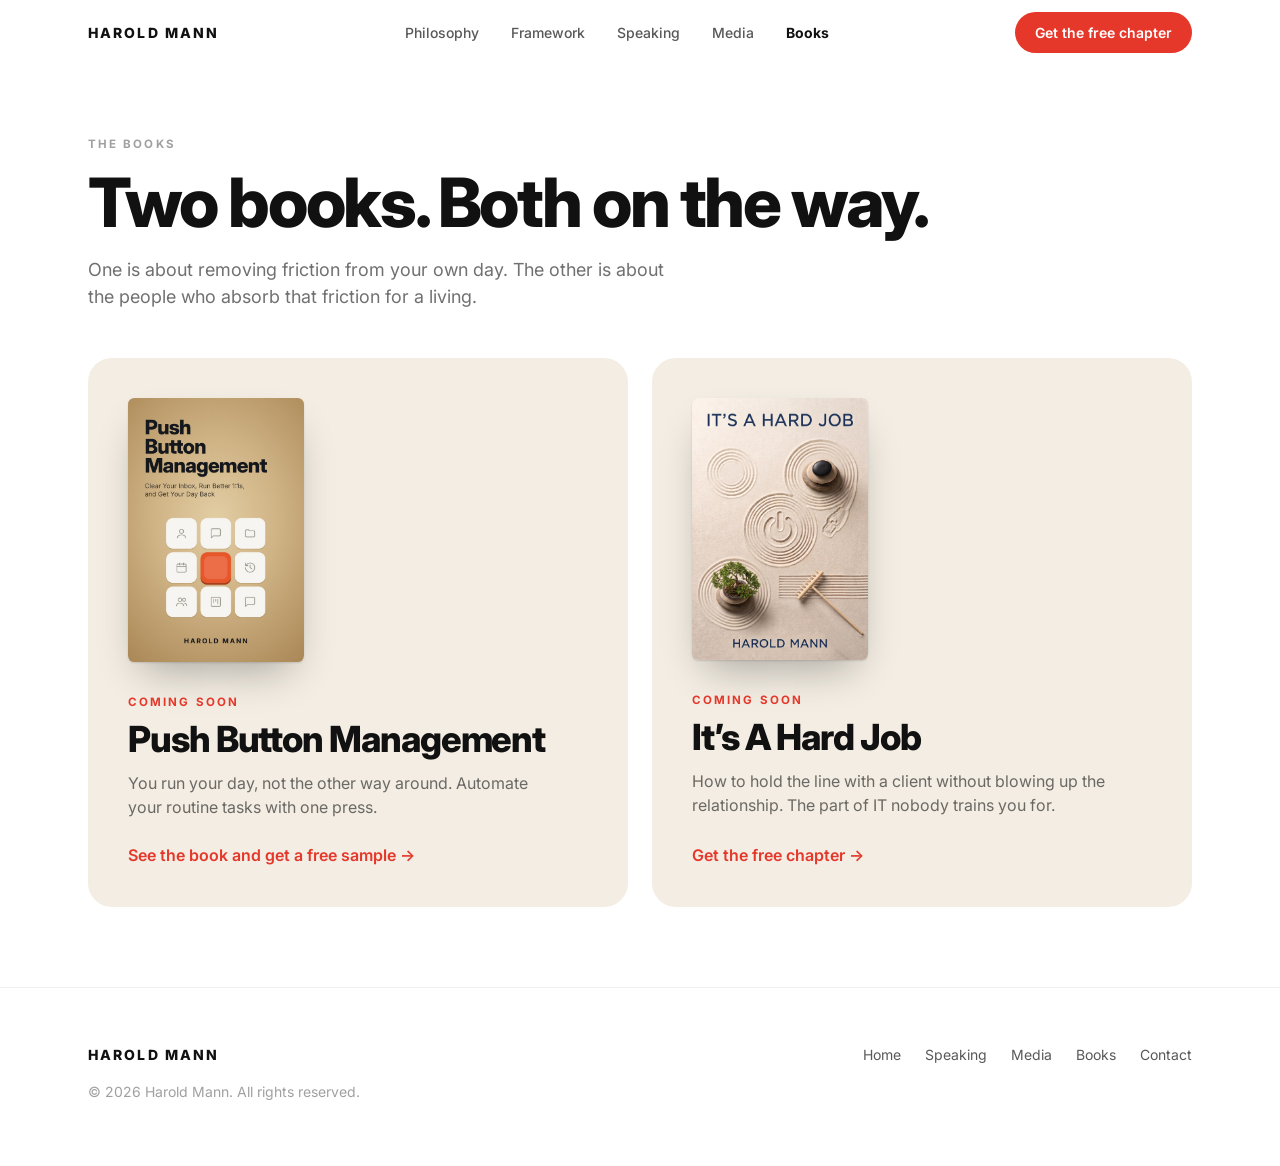
<file: books/index.html>
<!DOCTYPE html>
<html lang="en">
<head>
<meta charset="UTF-8" />
<meta name="viewport" content="width=device-width, initial-scale=1.0" />
<title>Books by Harold Mann</title>
<meta name="description" content="Two books from Harold Mann, both coming soon: Push Button Management and It's A Hard Job." />
<link rel="canonical" href="https://haroldmann.com/books/" />
<link rel="preconnect" href="https://fonts.googleapis.com" />
<link rel="preconnect" href="https://fonts.gstatic.com" crossorigin />
<link href="https://fonts.googleapis.com/css2?family=Inter:wght@400;500;600;700;800;900&display=swap" rel="stylesheet" />
<style>
/* Books page. Self-contained styles in the home page palette. */
*,*::before,*::after{box-sizing:border-box}
html{-webkit-text-size-adjust:100%}
body,h1,h2,p,ul{margin:0}
ul{padding:0;list-style:none}
img{display:block;max-width:100%;height:auto}
:root{--brand:#E5372A;--ink:#111;--cream:#F3EDE3;--muted:rgba(17,17,17,.6);--faint:rgba(17,17,17,.4)}
body{font:100%/1.5 Inter,system-ui,sans-serif;color:var(--ink);background:#fff;-webkit-font-smoothing:antialiased}
a{color:inherit;text-decoration:none}
:focus-visible{outline:2px solid var(--ink);outline-offset:3px;border-radius:.4rem}
.wrap{max-width:72rem;margin:0 auto;padding:0 1.5rem}
.nav{position:sticky;top:0;z-index:50;background:rgba(255,255,255,.85);-webkit-backdrop-filter:blur(12px);backdrop-filter:blur(12px)}
.nav::after{content:"";position:absolute;left:0;right:0;top:100%;height:.75rem;background:linear-gradient(rgba(255,255,255,.7),rgba(255,255,255,0));pointer-events:none}
.nav .wrap{height:4rem;display:flex;align-items:center;justify-content:space-between}
.mark{font-weight:800;letter-spacing:.15em;font-size:.875rem}
.links{display:flex;gap:2rem;font-size:.875rem;font-weight:500;color:rgba(17,17,17,.7)}
.links a:hover,.links a[aria-current]{color:var(--ink)}
.links a[aria-current]{font-weight:700}
.pill{background:var(--brand);color:#fff;font-size:.875rem;font-weight:600;padding:.625rem 1.25rem;border-radius:999px;transition:transform .1s ease-out,filter .15s ease-out}
.pill:hover{filter:brightness(.95)}
.pill:active,.card:active{transform:scale(.98)}
.eyebrow{font-weight:700;letter-spacing:.18em;font-size:.72rem;text-transform:uppercase;color:var(--faint)}
h1{font-weight:800;letter-spacing:-.035em;line-height:.98;font-size:clamp(2.75rem,7vw,4.25rem);margin-top:1rem;text-wrap:balance}
.intro{padding:4.5rem 0 3rem}
.intro p{margin-top:1.25rem;font-size:1.125rem;color:var(--muted);max-width:36rem}
.grid{display:grid;grid-template-columns:1fr 1fr;gap:1.5rem;padding-bottom:5rem}
.card{background:var(--cream);border-radius:1.5rem;padding:2.5rem;display:flex;flex-direction:column;transition:transform .1s ease-out}
.card img{width:11rem;border-radius:.4rem;box-shadow:0 1px 2px rgba(0,0,0,.12),0 20px 40px -14px rgba(0,0,0,.32)}
.status{margin-top:2rem;font-weight:700;letter-spacing:.18em;font-size:.72rem;text-transform:uppercase;color:var(--brand)}
.card h2{font-weight:800;letter-spacing:-.03em;line-height:1.05;font-size:clamp(1.75rem,3.4vw,2.25rem);margin-top:.6rem}
.card p{margin-top:.75rem;color:var(--muted);max-width:26rem}
.card .go{margin-top:auto;padding-top:1.5rem;font-weight:600;color:var(--brand)}
footer{border-top:1px solid rgba(0,0,0,.06)}
footer .wrap{padding-top:3.5rem;padding-bottom:4rem;display:flex;flex-wrap:wrap;gap:2rem 4rem;justify-content:space-between;font-size:.875rem}
footer ul{display:flex;flex-wrap:wrap;gap:.5rem 1.5rem;color:rgba(17,17,17,.7)}
footer a:hover{color:var(--brand)}
footer p{color:var(--faint);margin-top:1rem}
@media (max-width:47.5rem){
  .links{display:none}
  .grid{grid-template-columns:1fr}
  .card{padding:1.75rem}
  .intro{padding:3rem 0 2rem}
}
@media (prefers-reduced-motion:reduce){.pill,.card{transition:none}}
@media (prefers-reduced-transparency:reduce){.nav{background:#fff;-webkit-backdrop-filter:none;backdrop-filter:none}}
</style>
</head>
<body>
<header class="nav">
  <nav class="wrap">
    <a class="mark" href="/">HAROLD MANN</a>
    <div class="links">
      <a href="/#framework">Philosophy</a>
      <a href="/#framework">Framework</a>
      <a href="/#speaking">Speaking</a>
      <a href="/#media">Media</a>
      <a href="/books/" aria-current="page">Books</a>
    </div>
    <a class="pill" href="/#chapter">Get the free chapter</a>
  </nav>
</header>

<main class="wrap">
  <section class="intro">
    <div class="eyebrow">The books</div>
    <h1>Two books. Both on the way.</h1>
    <p>One is about removing friction from your own day. The other is about the people who absorb that friction for a living.</p>
  </section>

  <section class="grid">
    <a class="card" href="/push-button-management/">
      <img src="/push-button-management/pbm-cover-front.jpg" width="1200" height="1800" alt="Push Button Management book cover" />
      <div class="status">Coming soon</div>
      <h2>Push Button Management</h2>
      <p>You run your day, not the other way around. Automate your routine tasks with one press.</p>
      <span class="go">See the book and get a free sample &rarr;</span>
    </a>
    <a class="card" href="/#chapter">
      <img src="/book-cover-DyW65N5H.jpg" width="1040" height="1550" alt="It's A Hard Job book cover" />
      <div class="status">Coming soon</div>
      <h2>It&rsquo;s A Hard Job</h2>
      <p>How to hold the line with a client without blowing up the relationship. The part of IT nobody trains you for.</p>
      <span class="go">Get the free chapter &rarr;</span>
    </a>
  </section>
</main>

<footer>
  <div class="wrap">
    <div>
      <div class="mark">HAROLD MANN</div>
      <p>&copy; 2026 Harold Mann. All rights reserved.</p>
    </div>
    <ul>
      <li><a href="/">Home</a></li>
      <li><a href="/#speaking">Speaking</a></li>
      <li><a href="/#media">Media</a></li>
      <li><a href="/books/">Books</a></li>
      <li><a href="mailto:hmann@mann.com">Contact</a></li>
    </ul>
  </div>
</footer>
</body>
</html>
</file>
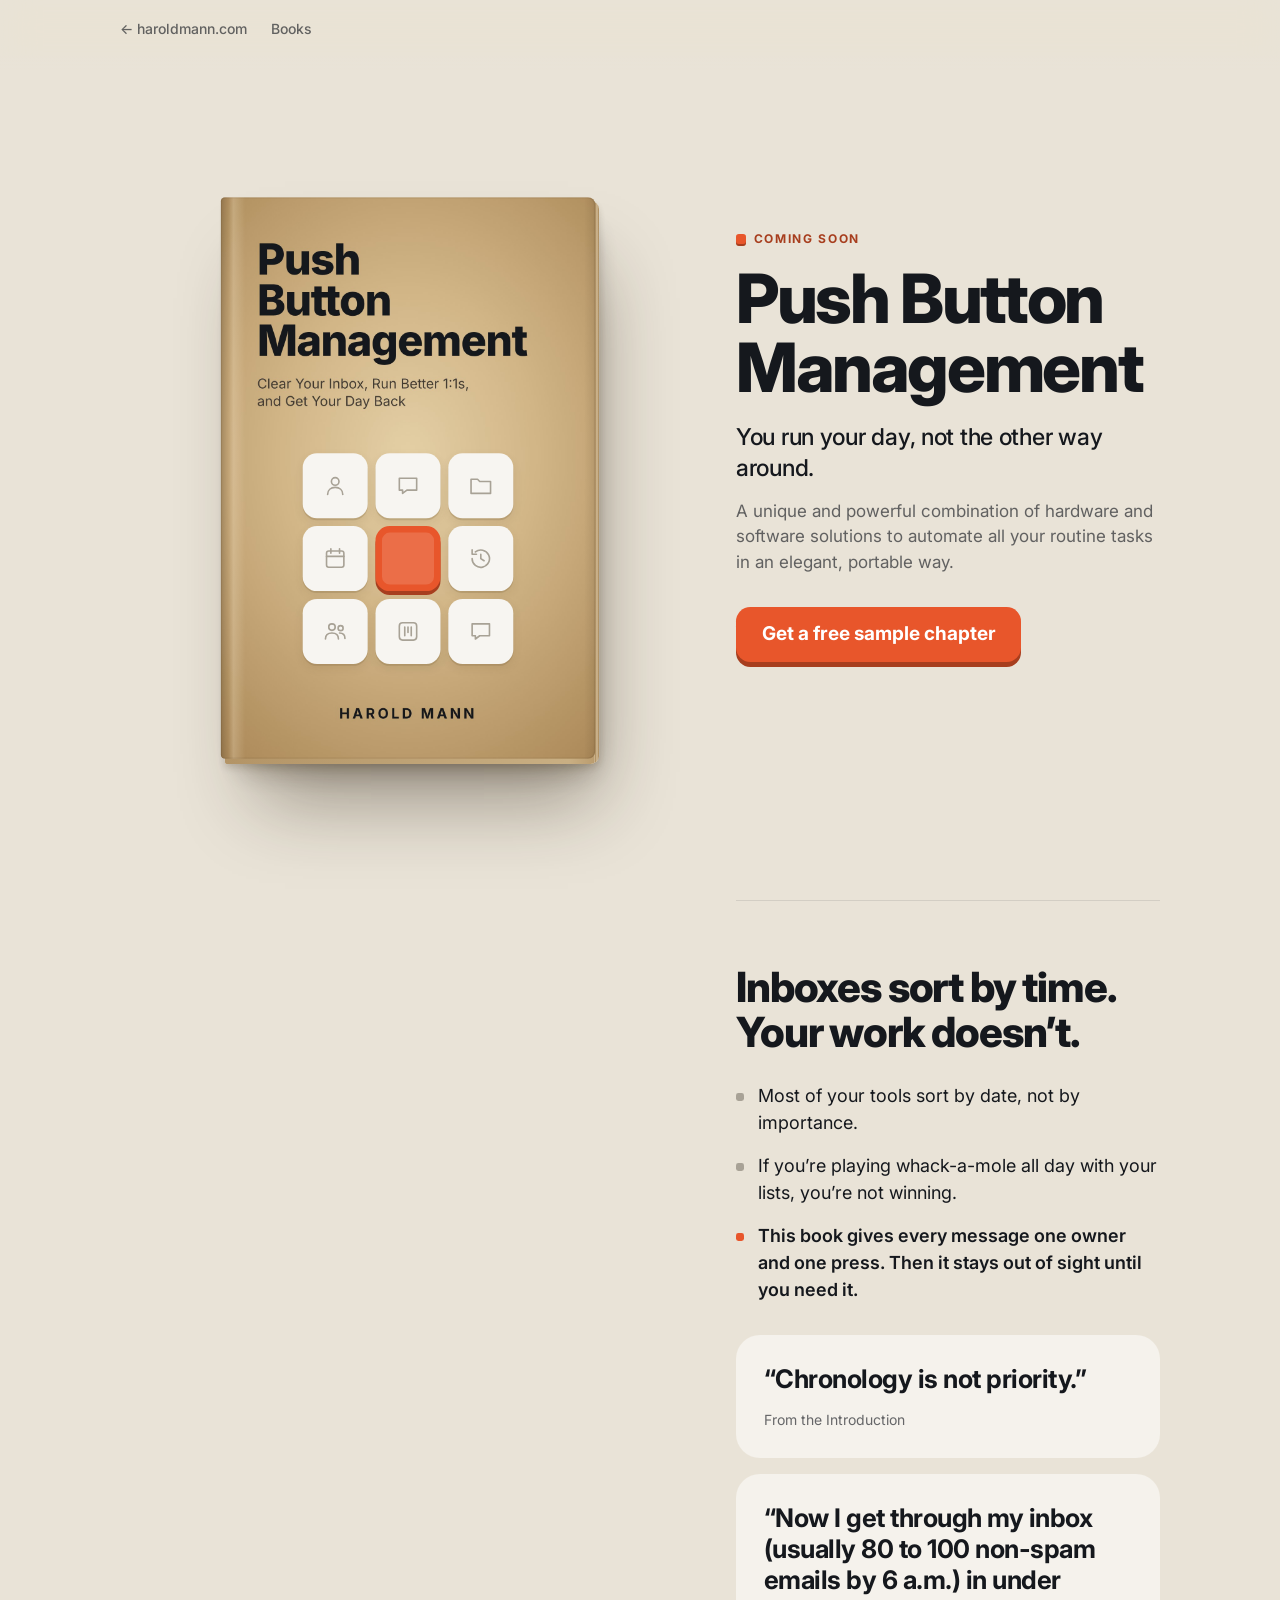
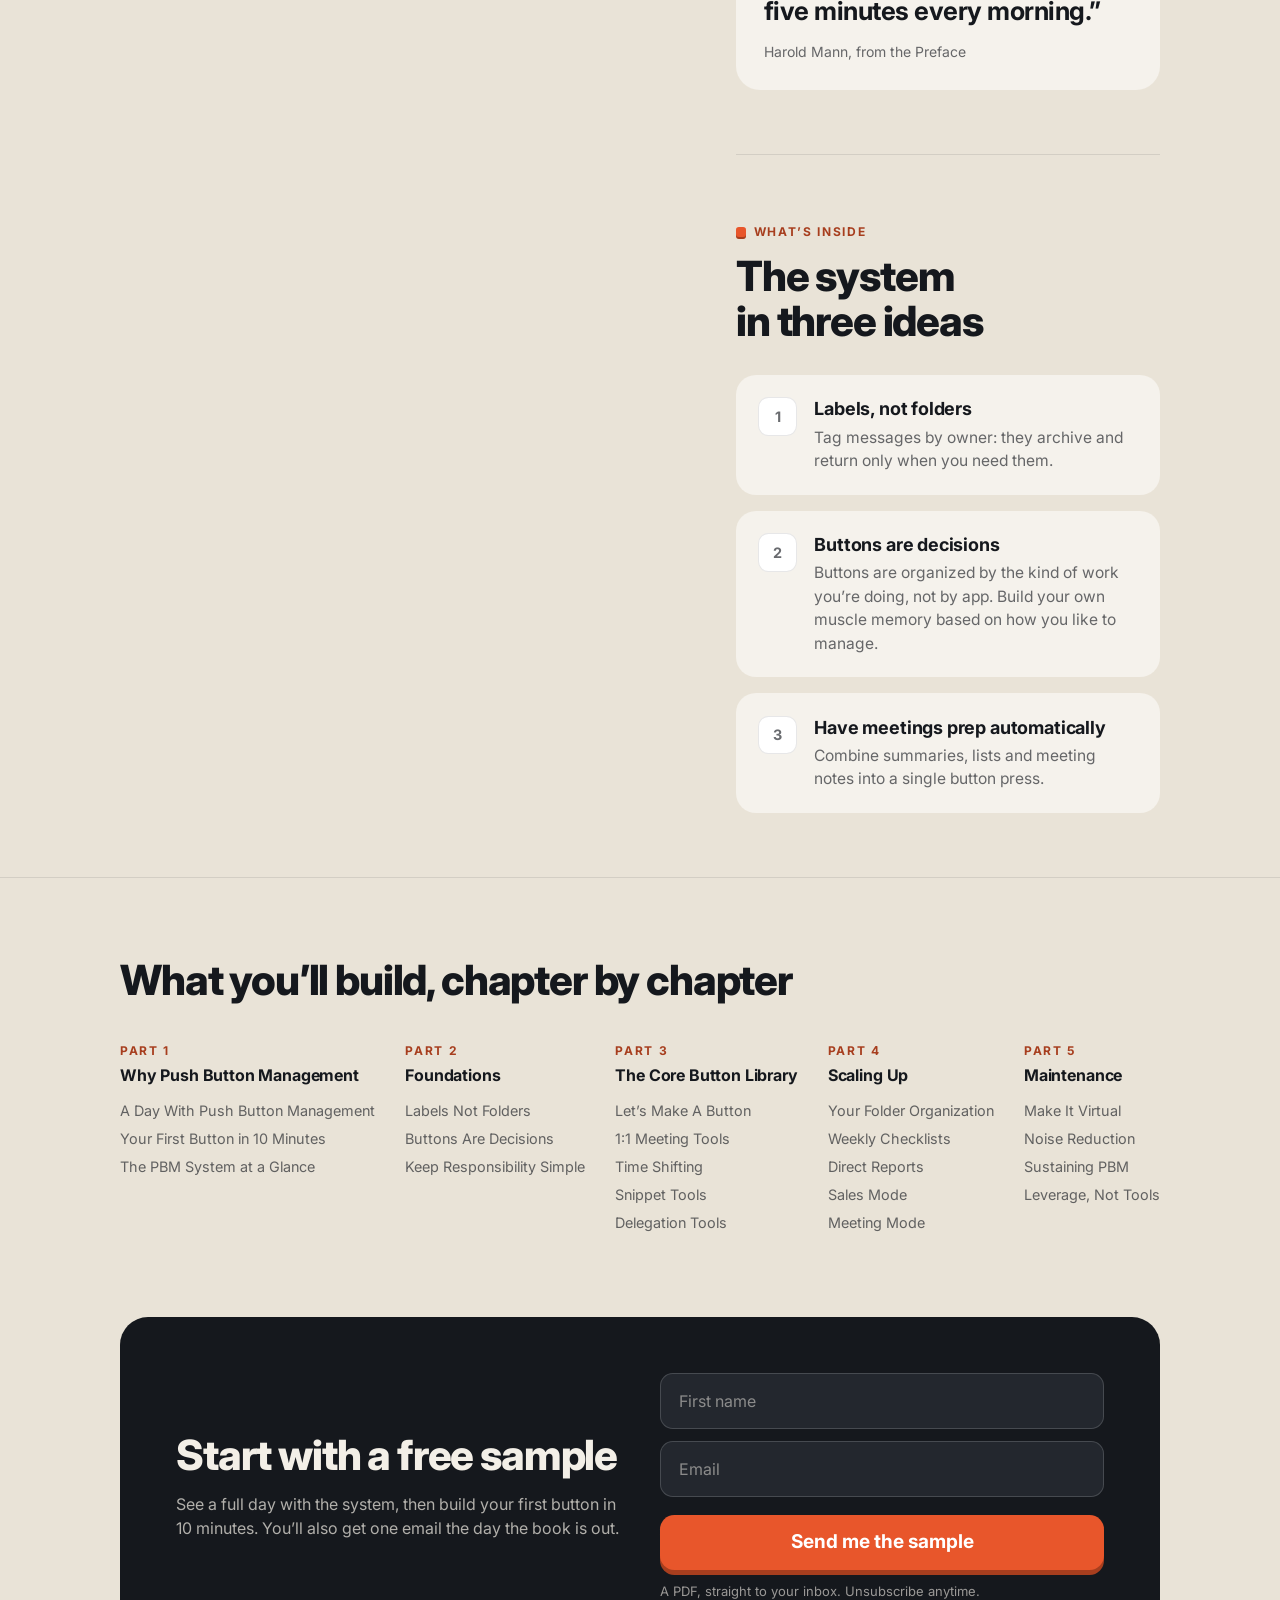
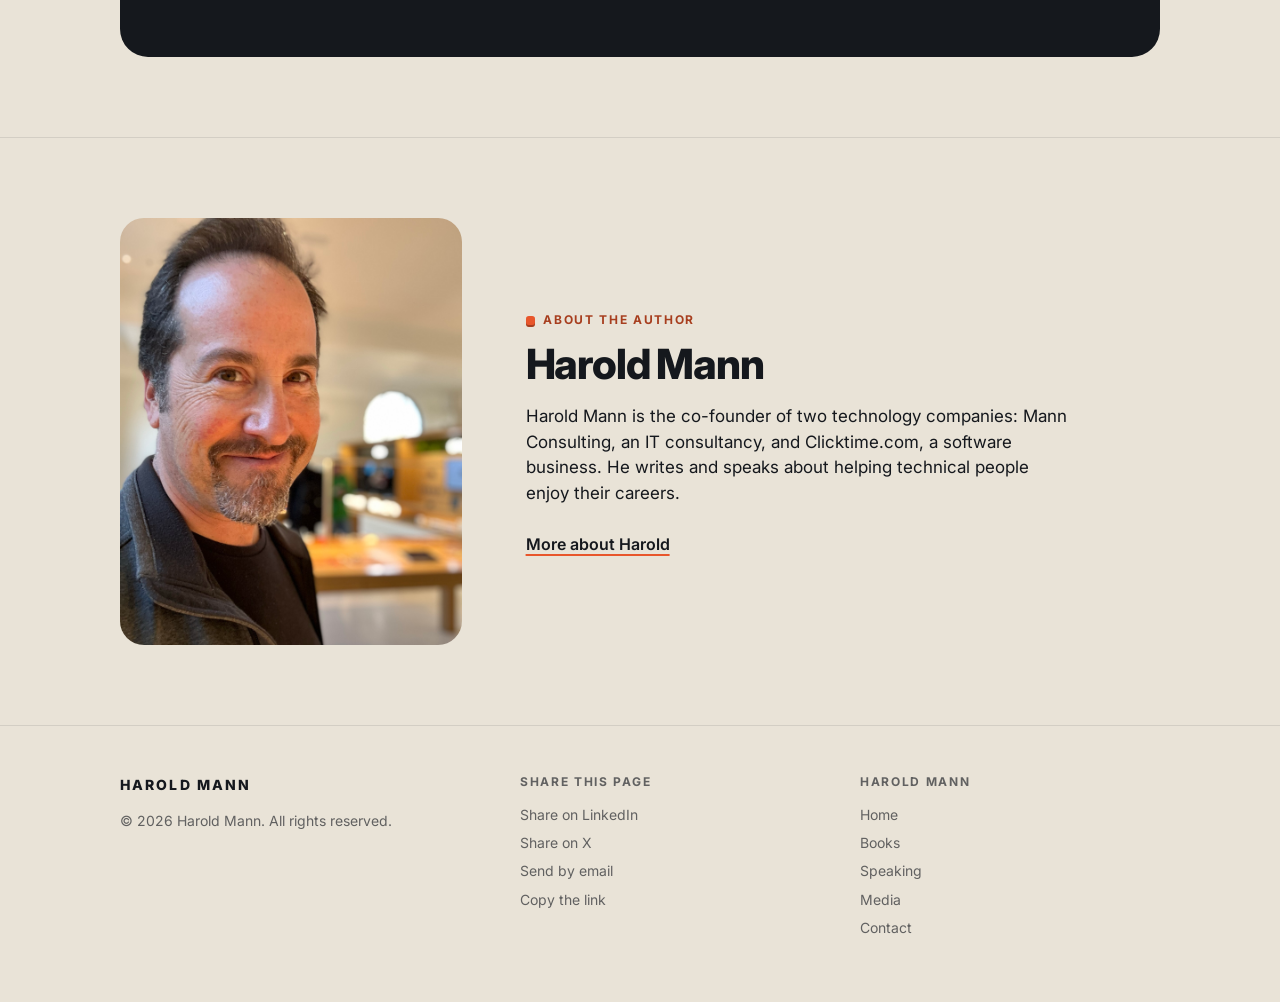
<file: push-button-management/index.html>
<!DOCTYPE html>
<html lang="en">
<head>
<meta charset="UTF-8">
<meta name="viewport" content="width=device-width, initial-scale=1">
<title>Push Button Management, a book by Harold Mann</title>
<meta name="description" content="You run your day, not the other way around. Automate your routine tasks with one press. Coming soon. Get a free sample chapter.">
<link rel="canonical" href="https://haroldmann.com/push-button-management/">
<meta property="og:type" content="book">
<meta property="og:title" content="Push Button Management, a book by Harold Mann">
<meta property="og:description" content="You run your day, not the other way around. Coming soon. Get a free sample chapter.">
<meta property="og:url" content="https://haroldmann.com/push-button-management/">
<meta property="og:image" content="https://haroldmann.com/push-button-management/pbm-cover-front.jpg">
<meta name="twitter:card" content="summary_large_image">
<meta name="theme-color" content="#E9E3D7">
<link rel="preconnect" href="https://fonts.googleapis.com">
<link rel="preconnect" href="https://fonts.gstatic.com" crossorigin>
<link href="https://fonts.googleapis.com/css2?family=Inter:wght@400;500;600;700;800&display=swap" rel="stylesheet">
<link rel="stylesheet" href="pbm.css?v=20261122">
</head>
<body>
<a class="skip" href="#sample">Skip to the free sample</a>

<header class="bar">
  <div class="wrap">
    <nav class="bar-nav"><a href="/">&larr; haroldmann.com</a><a href="/books/">Books</a></nav>
  </div>
</header>

<main>
  <!-- STORY: the cover stays in view and its center key presses as you scroll.
       Scroll position drives --p on .story; everything else is derived in CSS.
       Without JS or with reduced motion it is a plain static layout. -->
  <div class="wrap">
    <div class="story" id="top">
      <div class="story-art">
        <div class="art-stage">
          <div class="cover-wrap">
            <img class="cover" src="pbm-cover-plate.jpg" width="1200" height="1800" alt="Push Button Management book cover: a keypad of nine keys with the center key lit orange">
            <div class="pad" aria-hidden="true">
              <div class="k" style="--d:4;--s:.2;--o:.4;--w:var(--wa)"><div class="cap"><svg viewBox="0 0 24 24"><circle cx="12" cy="8" r="3.5"/><path d="M5 20c0-4 3-6.500 7-6.500s7 2.500 7 6.500"/></svg></div><span class="dot"></span></div>
              <div class="k hot" style="--d:8;--s:.46;--w:var(--wb)"><div class="cap"><svg viewBox="0 0 24 24"><path d="M4 5h16v11H11l-4 3v-3H4z"/></svg></div><span class="dot"></span></div>
              <div class="k" style="--d:2;--s:.34;--w:var(--wc)"><div class="cap"><svg viewBox="0 0 24 24"><path d="M3 6h6l2 2h10v11H3z"/></svg></div></div>
              <div class="k hot" style="--d:8;--s:.2;--w:var(--wb)"><div class="cap"><svg viewBox="0 0 24 24"><rect x="4" y="5" width="16" height="15" rx="2"/><path d="M4 10h16M8 3v4M16 3v4"/></svg></div><span class="dot"></span></div>
              <div class="k lit"><div class="glow"></div><div class="base"></div><div class="cap"><i class="sheen"></i></div></div>
              <div class="k" style="--d:5;--s:.4;--o:.4;--w:var(--wc)"><div class="cap"><svg viewBox="0 0 24 24"><path d="M4 12a8 8 0 1 0 3-6.200M4 4v4h4M12 8v4l3 2"/></svg></div><span class="dot"></span></div>
              <div class="k" style="--d:-2;--s:.28;--w:var(--wa)"><div class="cap"><svg viewBox="0 0 24 24"><circle cx="9" cy="8" r="3"/><circle cx="17" cy="9" r="2.300"/><path d="M3 19c0-3.500 2.500-5.500 6-5.500s6 2 6 5.500M16 13.500c3 0 5 1.800 5 5"/></svg></div></div>
              <div class="k hot" style="--d:8;--s:.7;--w:var(--wc)"><div class="cap"><svg viewBox="0 0 24 24"><rect x="4" y="4" width="16" height="16" rx="3"/><path d="M9 8v8M12 8v5M15 8v8"/></svg></div><span class="dot"></span></div>
              <div class="k" style="--d:4;--s:.54;--w:var(--wb)"><div class="cap"><svg viewBox="0 0 24 24"><path d="M4 5h16v11H11l-4 3v-3H4z"/></svg></div></div>
            </div>
            <div class="hand" aria-hidden="true"><img src="hand.png" width="360" height="839" alt="" decoding="async"></div>
          </div>

          <div class="panels" aria-label="What one press sets in motion">
            <article class="panel p-notes" style="--a:.24;--b:.48">
              <header><svg viewBox="0 0 24 24"><path d="M6 4h12v16H6zM9 9h6M9 13h6"/></svg>Notes</header>
              <h3>To do today</h3>
              <div class="row rv" style="--s:.37"><span class="bul"></span>Send Glenn the renewal numbers</div>
              <div class="row rv" style="--s:.32"><span class="bul"></span>Confirm the Thursday agenda</div>
              <div class="row rv" style="--s:.37"><span class="bul"></span>Reply to the vendor quote</div>
            </article>
            <article class="panel p-mail" style="--a:.48;--b:.72">
              <header><svg viewBox="0 0 24 24"><path d="M3 6h18v12H3zM3 7l9 6 9-6"/></svg>Mail<span>#GMS</span></header>
              <h3>To discuss with Glenn</h3>
              <div class="row rv" style="--s:.51"><span class="bul"></span>Support staffing for next quarter</div>
              <div class="row rv" style="--s:.56"><span class="bul"></span>Client onboarding checklist</div>
              <div class="row rv" style="--s:.61"><span class="bul"></span>Laptop refresh quote</div>
            </article>
            <article class="panel p-week" style="--a:.72;--b:2">
              <header><svg viewBox="0 0 24 24"><path d="M5 12l4 4 10-10"/></svg>Weekly checklist</header>
              <div class="row check" style="--s:.76"><span class="box"></span><span class="t">Signed estimates reviewed</span></div>
              <div class="row check" style="--s:.82"><span class="box"></span><span class="t">QA calls made</span></div>
              <div class="row check" style="--s:.88"><span class="box"></span><span class="t">Expiring plans checked</span></div>
              <div class="row"><span class="box"></span><span class="t">QBR checklist touched</span></div>
            </article>
          </div>
        </div>
      </div>

      <div class="story-text">
        <!-- 1. HERO -->
        <section class="story-hero">
          <span class="eyebrow"><i></i><span data-launch-label>Coming soon</span></span>
          <h1>Push Button Management</h1>
          <p class="lede">You run your day, not the other way around.</p>
          <p class="sub">A unique and powerful combination of hardware and software solutions to automate all your routine tasks in an elegant, portable way.</p>
          <div class="hero-actions">
            <a class="btn" href="#sample">Get a free sample chapter</a>
            <a class="btn btn-quiet" href="#notify" data-launch-buy hidden>Buy the book</a>
          </div>
        </section>

        <!-- 2. THE PROBLEM AND THE PROMISE -->
        <section class="chunk">
          <h2>Inboxes sort by time. Your work doesn&rsquo;t.</h2>
          <ul class="points">
            <li>Most of your tools sort by date, not by importance.</li>
            <li>If you&rsquo;re playing whack-a-mole all day with your lists, you&rsquo;re not winning.</li>
            <li>This book gives every message one owner and one press. Then it stays out of sight until you need it.</li>
          </ul>
          <blockquote class="quote">
            <p>&ldquo;Chronology is not priority.&rdquo;</p>
            <cite>From the Introduction</cite>
          </blockquote>
          <blockquote class="quote">
            <p>&ldquo;Now I get through my inbox (usually 80 to 100 non-spam emails by 6 a.m.) in under five minutes every morning.&rdquo;</p>
            <cite>Harold Mann, from the Preface</cite>
          </blockquote>
        </section>

        <!-- 3. WHAT'S INSIDE -->
        <section class="chunk">
          <span class="eyebrow"><i></i>What&rsquo;s inside</span>
          <h2 style="margin-top:.7rem">The system in three ideas</h2>
          <ol class="three">
            <li><span class="num">1</span><div><h3>Labels, not folders</h3><p>Tag messages by owner: they archive and return only when you need them.</p></div></li>
            <li><span class="num">2</span><div><h3>Buttons are decisions</h3><p>Buttons are organized by the kind of work you&rsquo;re doing, not by app. Build your own muscle memory based on how you like to manage.</p></div></li>
            <li><span class="num">3</span><div><h3>Have meetings prep automatically</h3><p>Combine summaries, lists and meeting notes into a single button press.</p></div></li>
          </ol>
        </section>
      </div>
    </div>
  </div>

  <!-- CHAPTER LIST -->
  <section class="section">
    <div class="wrap">
      <h2>What you&rsquo;ll build, chapter by chapter</h2>
      <div class="toc">
        <div><h3>Part 1</h3><b>Why Push Button Management</b><ul><li>A Day With Push Button Management</li><li>Your First Button in 10 Minutes</li><li>The PBM System at a Glance</li></ul></div>
        <div><h3>Part 2</h3><b>Foundations</b><ul><li>Labels Not Folders</li><li>Buttons Are Decisions</li><li>Keep Responsibility Simple</li></ul></div>
        <div><h3>Part 3</h3><b>The Core Button Library</b><ul><li>Let&rsquo;s Make A Button</li><li>1:1 Meeting Tools</li><li>Time Shifting</li><li>Snippet Tools</li><li>Delegation Tools</li></ul></div>
        <div><h3>Part 4</h3><b>Scaling Up</b><ul><li>Your Folder Organization</li><li>Weekly Checklists</li><li>Direct Reports</li><li>Sales Mode</li><li>Meeting Mode</li></ul></div>
        <div><h3>Part 5</h3><b>Maintenance</b><ul><li>Make It Virtual</li><li>Noise Reduction</li><li>Sustaining PBM</li><li>Leverage, Not Tools</li></ul></div>
      </div>
    </div>
  </section>

  <!-- SAMPLE SIGNUP -->
  <div class="wrap">
    <section class="signup" id="sample">
      <div>
        <h2>Start with a free sample</h2>
        <p>See a full day with the system, then build your first button in 10 minutes. You&rsquo;ll also get one email the day the book is out.</p>
      </div>
      <div>
        <!-- Kit form 10187953 ("PBM book page: sample + launch list"). -->
        <form id="sample-form" data-kit-form="10187953" novalidate>
          <label for="f-name">First name</label>
          <input id="f-name" name="fields[first_name]" autocomplete="given-name" placeholder="First name" required>
          <label for="f-email">Email</label>
          <input id="f-email" name="email_address" type="email" autocomplete="email" inputmode="email" placeholder="Email" required>
          <button class="btn" type="submit">Send me the sample</button>
          <p class="err" role="alert" hidden></p>
          <small>A PDF, straight to your inbox. Unsubscribe anytime.</small>
        </form>
        <div class="form-done" role="status" tabindex="-1" hidden>
          <b>Check your inbox</b>
          <p>Open the email from Harold Mann and click the button to get your sample. If you don&rsquo;t see it in a minute, check spam.</p>
        </div>
      </div>
    </section>
  </div>

  <!-- ABOUT -->
  <section class="section">
    <div class="wrap about">
      <img src="../7BE9B67E-3363-43AF-ADF0-B6D36248BE0D_1_102_o.jpeg" width="1536" height="2048" loading="lazy" alt="Harold Mann">
      <div>
        <span class="eyebrow"><i></i>About the author</span>
        <h2 style="margin-top:.7rem">Harold Mann</h2>
        <p>Harold Mann is the co-founder of two technology companies: Mann Consulting, an IT consultancy, and Clicktime.com, a software business. He writes and speaks about helping technical people enjoy their careers.</p>
        <div class="links">
          <a class="textlink" href="/">More about Harold</a>
        </div>
      </div>
    </div>
  </section>
  <!-- BUY. Hidden before launch. At launch: fill in BUY in pbm.js and this section appears with buy buttons. -->
  <div class="wrap" id="buy-wrap" hidden>
    <section class="notify" id="notify">
      <div>
        <h2>It&rsquo;s out</h2>
        <p>Pick your format.</p>
      </div>
      <div class="buy-row" id="buy-row"></div>
    </section>
  </div>
</main>

<!-- FOOTER -->
<footer class="foot">
  <div class="wrap">
    <div>
      <a class="mark" href="/">HAROLD MANN</a>
      <p class="copy">&copy; 2026 Harold Mann. All rights reserved.</p>
    </div>
    <div>
      <h3>Share this page</h3>
      <ul>
        <li><a href="https://www.linkedin.com/sharing/share-offsite/?url=https%3A%2F%2Fharoldmann.com%2Fpush-button-management%2F" target="_blank" rel="noopener">Share on LinkedIn</a></li>
        <li><a href="https://x.com/intent/post?text=Push%20Button%20Management%2C%20a%20new%20book%20by%20Harold%20Mann&amp;url=https%3A%2F%2Fharoldmann.com%2Fpush-button-management%2F" target="_blank" rel="noopener">Share on X</a></li>
        <li><a href="mailto:?subject=Push%20Button%20Management&amp;body=Thought%20you%27d%20like%20this%20book%3A%20https%3A%2F%2Fharoldmann.com%2Fpush-button-management%2F">Send by email</a></li>
        <li><button type="button" id="copy-link">Copy the link</button></li>
      </ul>
    </div>
    <div>
      <h3>Harold Mann</h3>
      <ul>
        <li><a href="/">Home</a></li>
        <li><a href="/books/">Books</a></li>
        <li><a href="/#speaking">Speaking</a></li>
        <li><a href="/#media">Media</a></li>
        <li><a href="mailto:hmann@mann.com">Contact</a></li>
      </ul>
    </div>
  </div>
</footer>

<script src="pbm.js" defer></script>
</body>
</html>
</file>
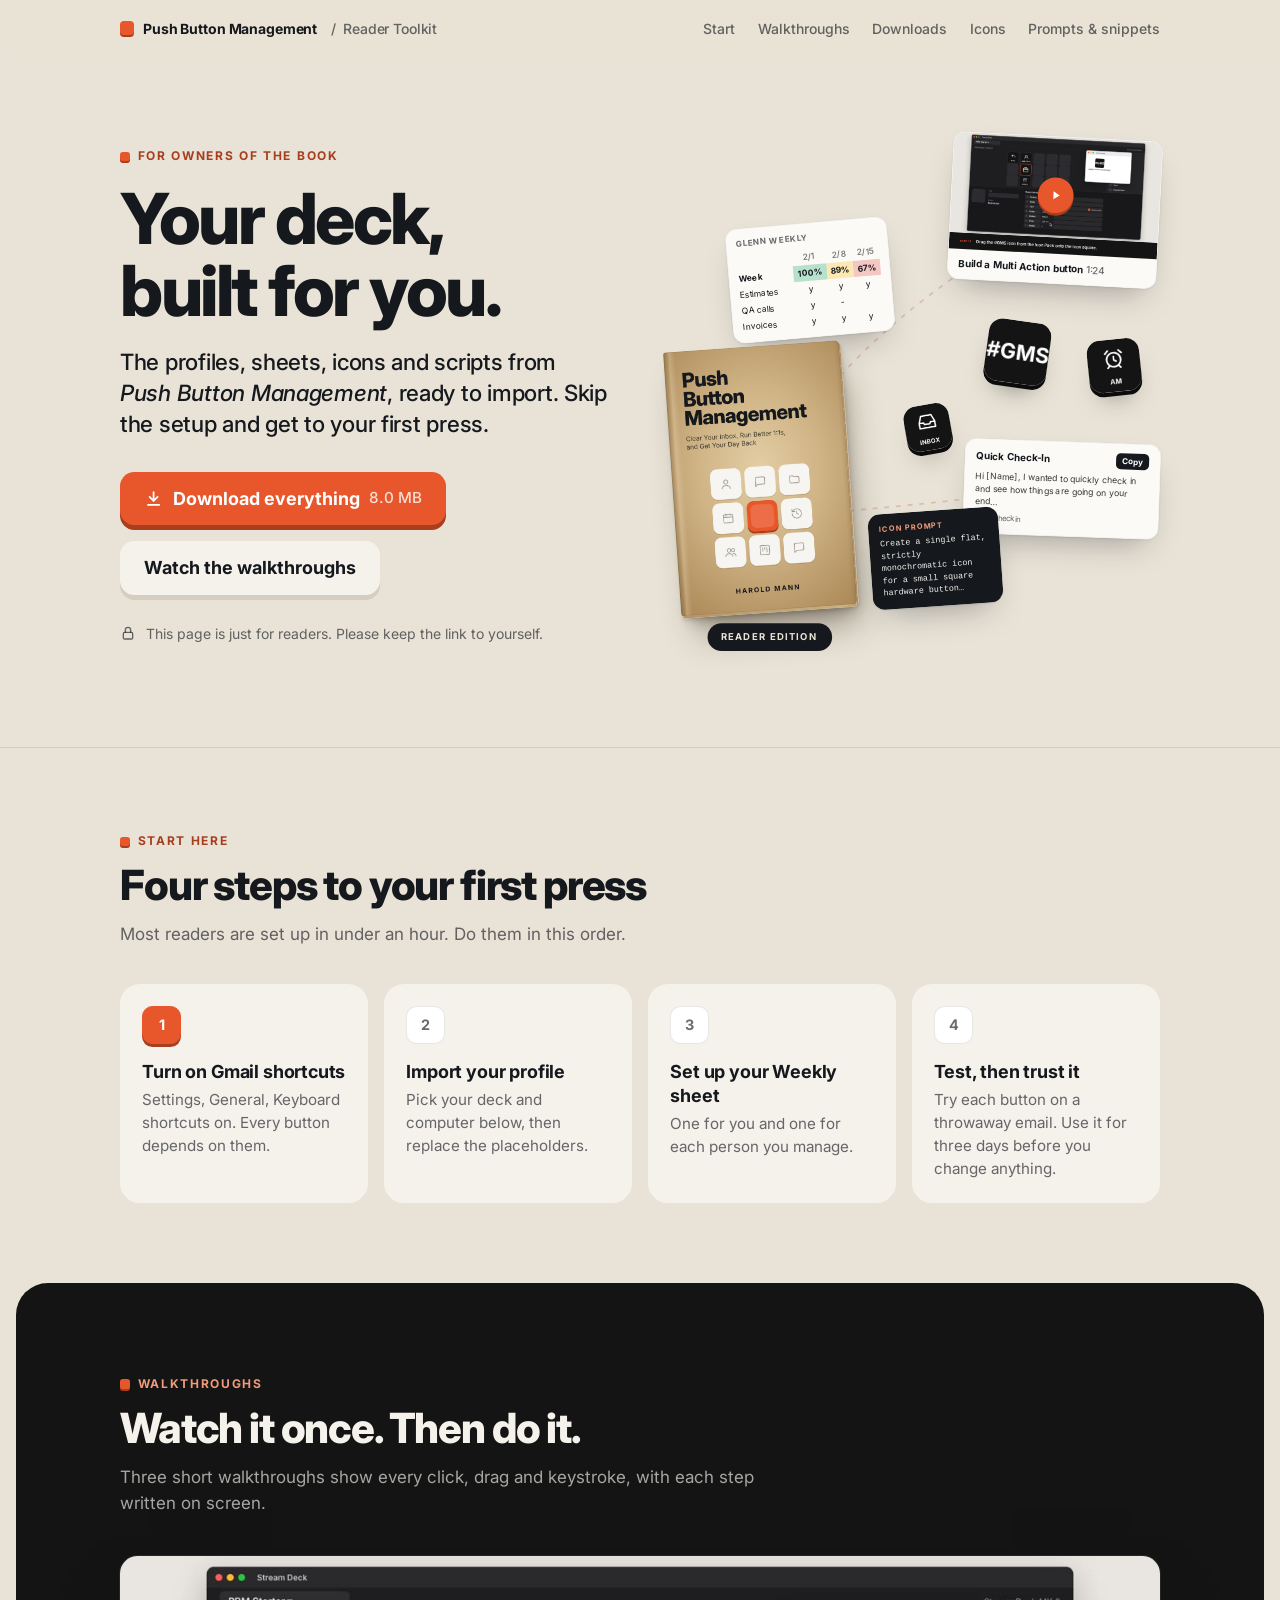
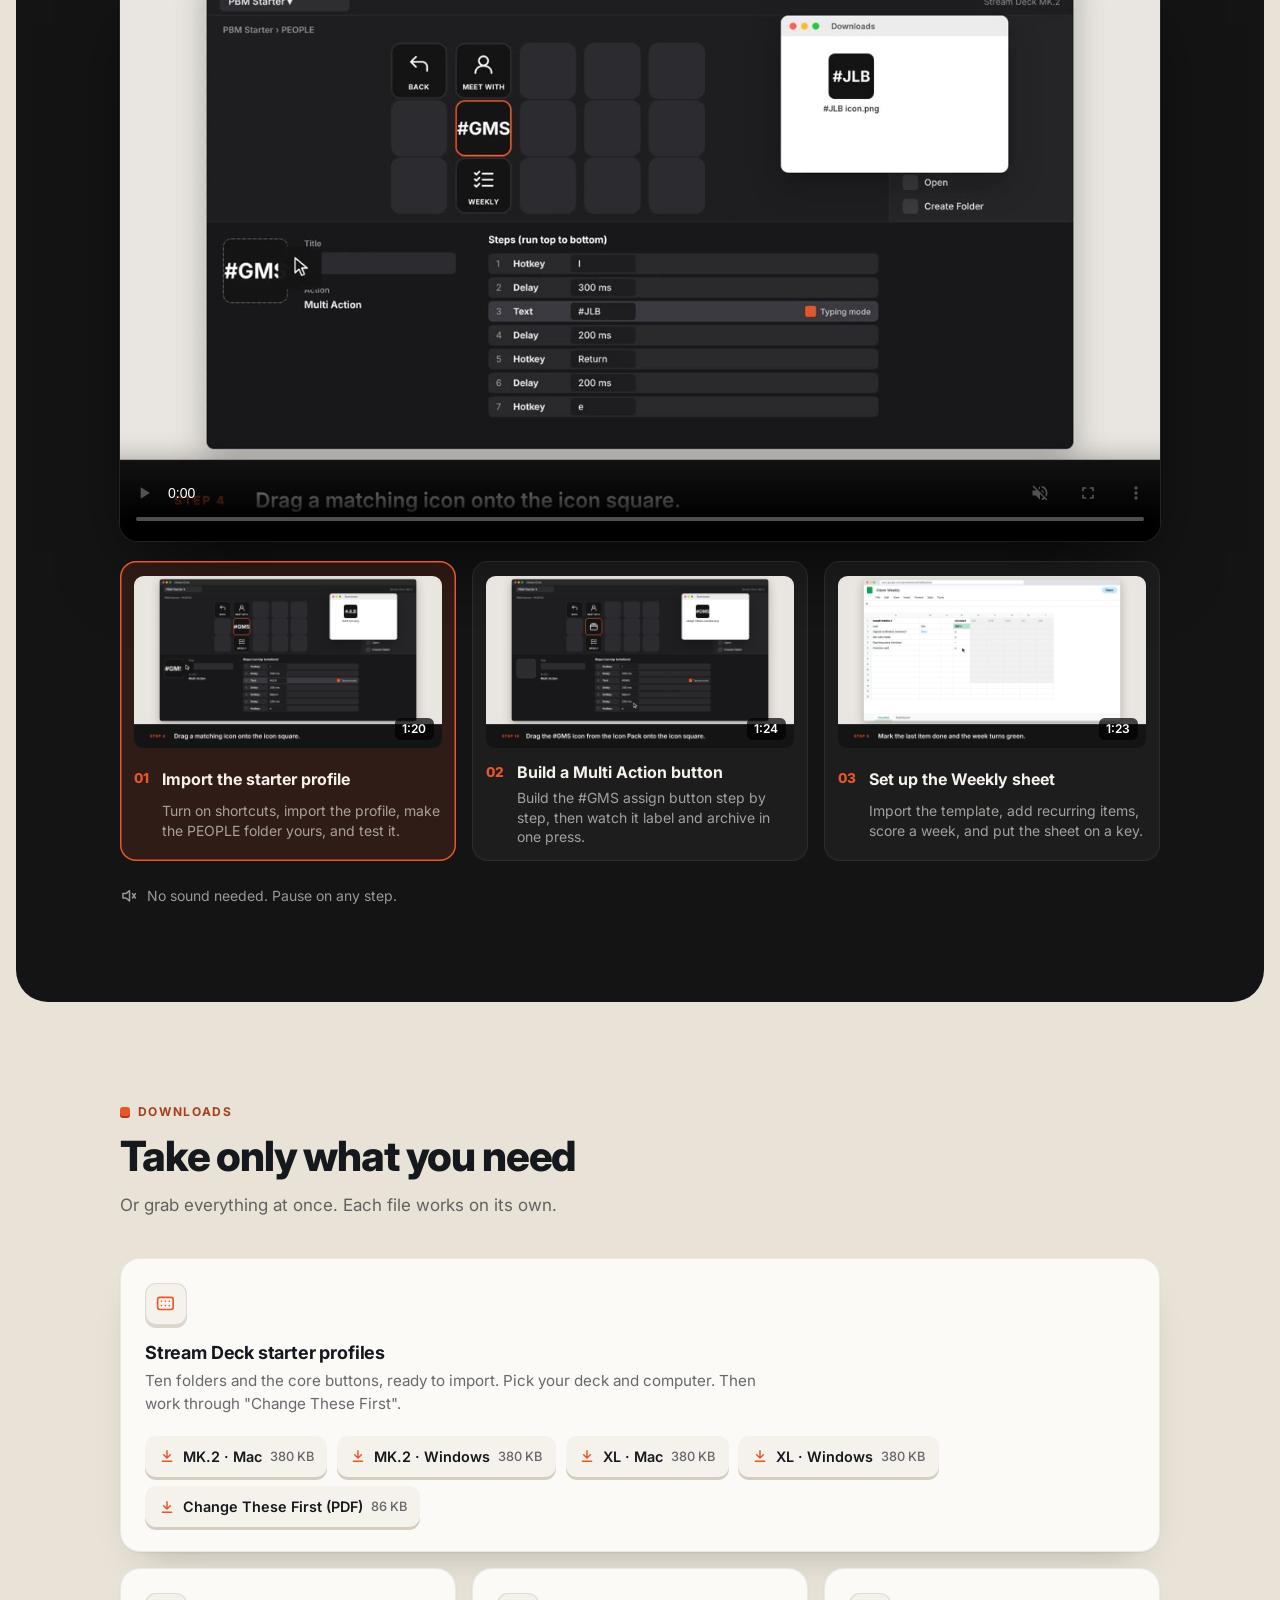
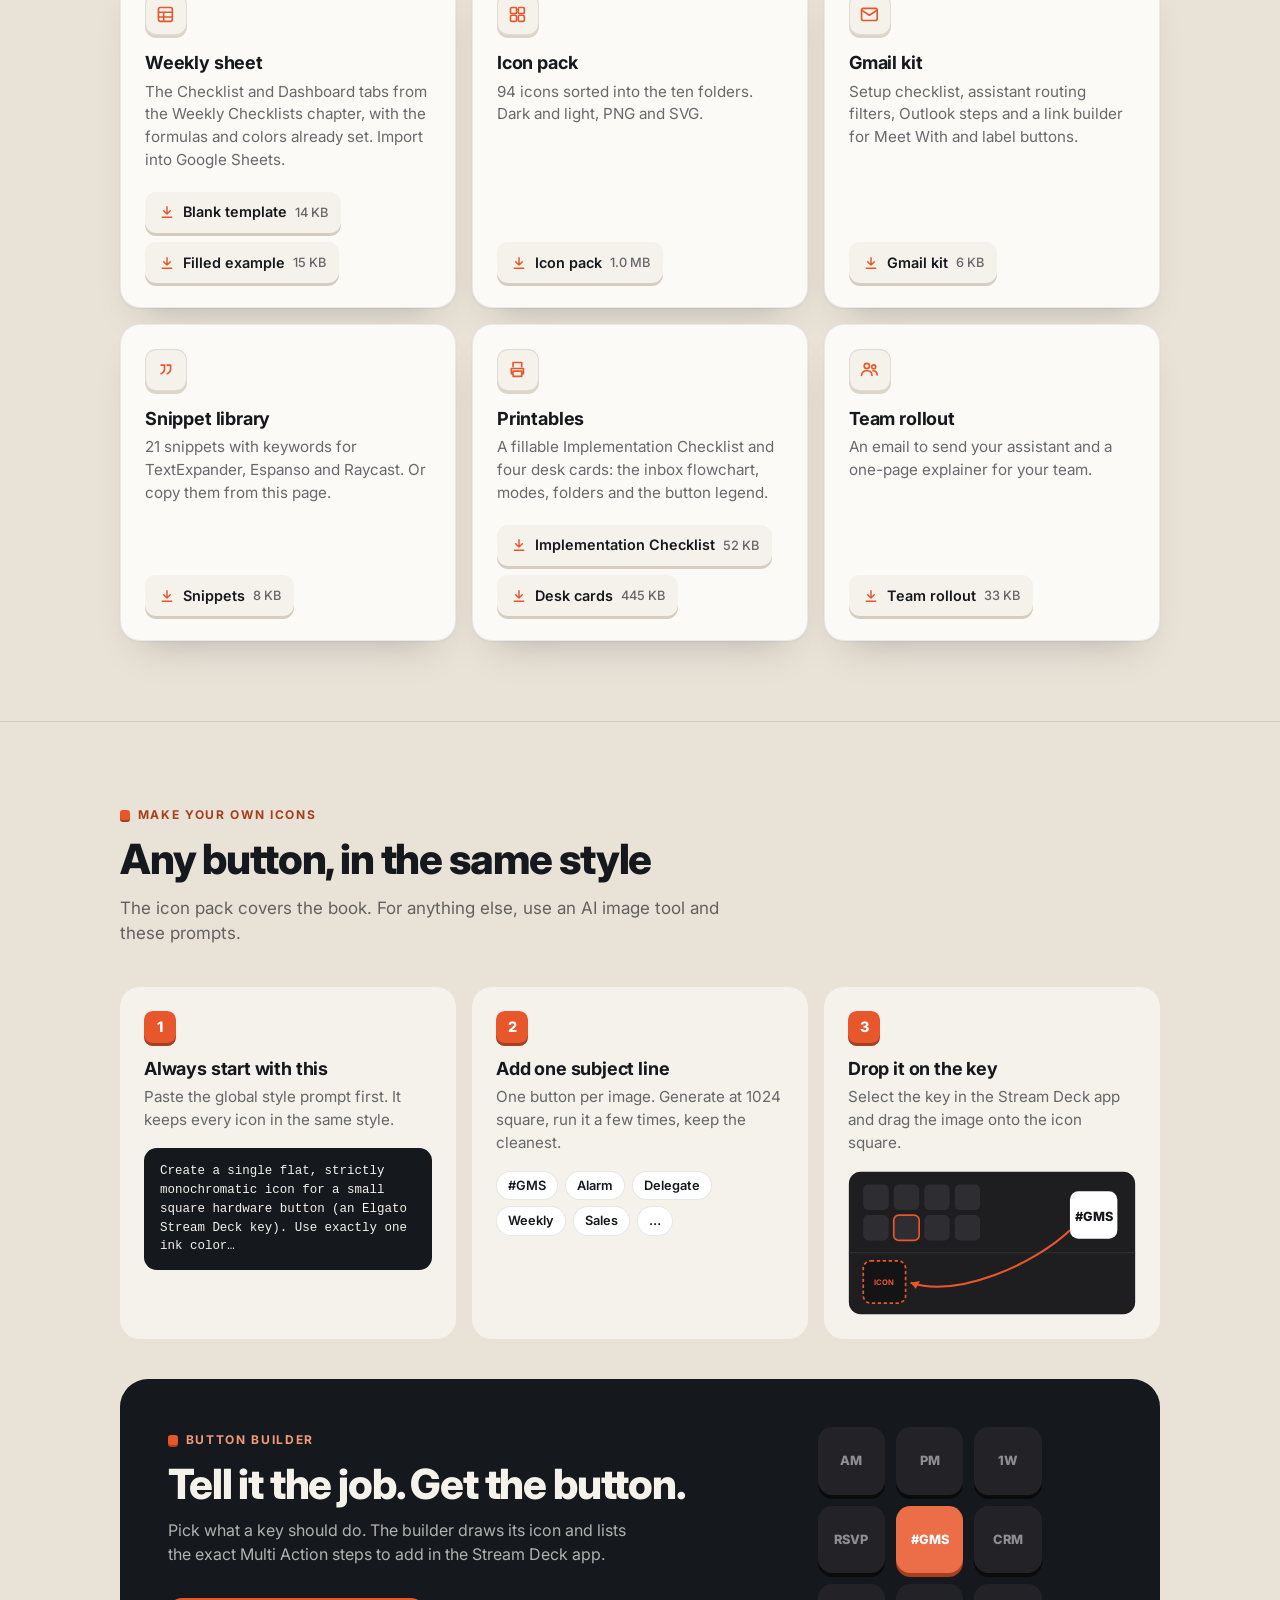
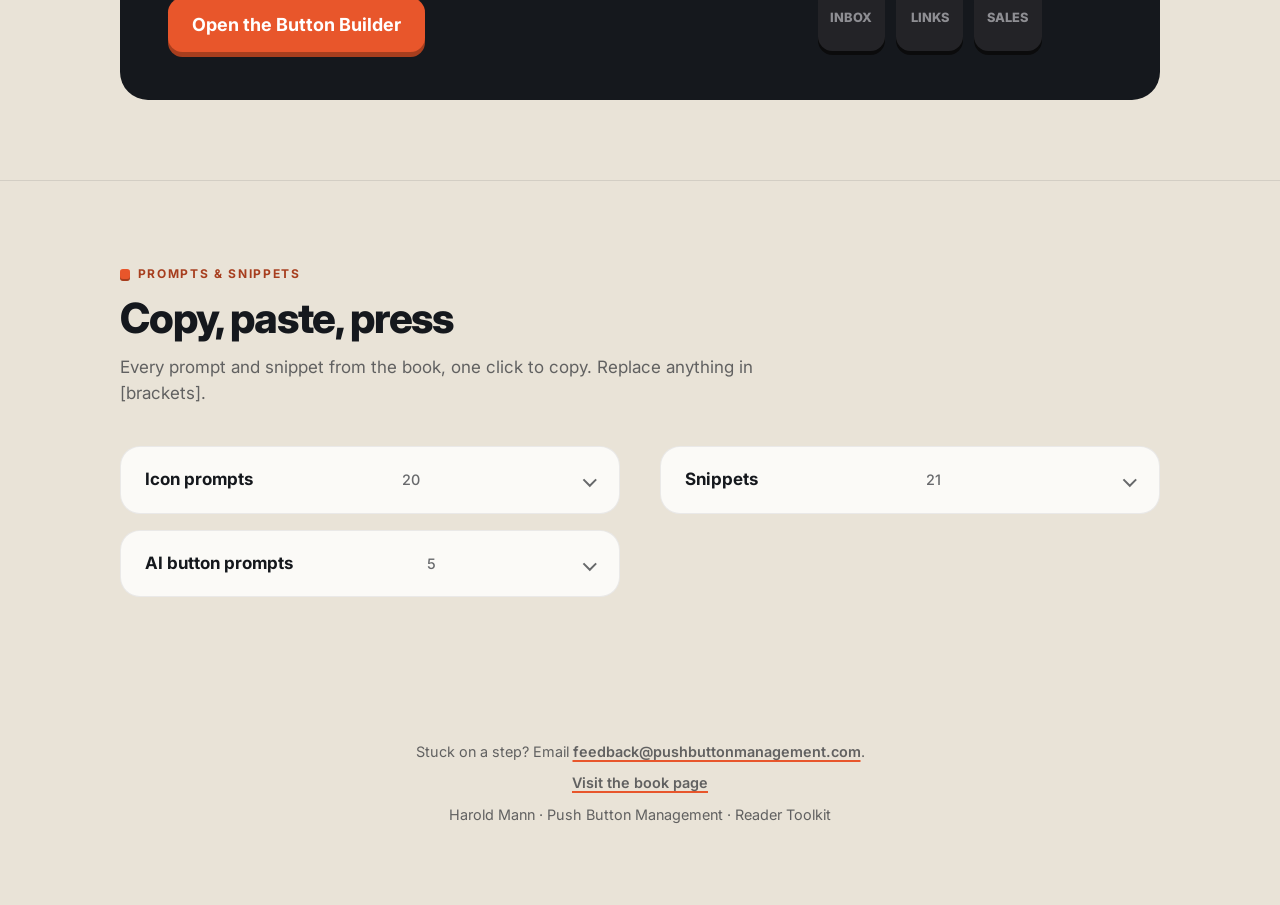
<file: push-button-management/reader-hltnpdja/index.html>
<!DOCTYPE html>
<html lang="en">
<head>
<meta charset="UTF-8">
<meta name="viewport" content="width=device-width, initial-scale=1">
<meta name="robots" content="noindex, nofollow, noarchive">
<meta name="referrer" content="no-referrer">
<title>Reader Toolkit · Push Button Management</title>
<meta name="theme-color" content="#E9E3D7">
<link rel="preconnect" href="https://fonts.googleapis.com"><link rel="preconnect" href="https://fonts.gstatic.com" crossorigin>
<link href="https://fonts.googleapis.com/css2?family=Inter:wght@400;500;600;700;800&display=swap" rel="stylesheet">
<style>
*,*::before,*::after{box-sizing:border-box}html{-webkit-text-size-adjust:100%;scroll-behavior:smooth;overflow-x:clip}
body,h1,h2,h3,h4,p,ol,ul,figure{margin:0}ol,ul{padding:0;list-style:none}img,video{display:block;max-width:100%}
:root{--cream:#E9E3D7;--tile:#F5F2EC;--paper:#FBFAF7;--ink:#15181D;--key:#E8562B;--key-face:#EB6E48;--key-side:#A73E1E;--accent-text:#A73E1E;--muted:rgba(21,24,29,.64);--line:rgba(21,24,29,.1);--icon:#A8A296;--wrap:68rem;--gutter:1.5rem;--bar:3.5rem}
body{background:var(--cream);color:var(--ink);font:100%/1.5 Inter,system-ui,-apple-system,"Segoe UI",sans-serif;-webkit-font-smoothing:antialiased}
a{color:inherit}:focus-visible{outline:2px solid var(--ink);outline-offset:3px;border-radius:.4rem}
.wrap{max-width:var(--wrap);margin:0 auto;padding:0 var(--gutter)}
h1,h2{font-weight:800;text-wrap:balance}h1{font-size:clamp(2.6rem,6vw,4.4rem);line-height:1.02;letter-spacing:-.035em}
h2{font-size:clamp(1.85rem,4vw,2.6rem);line-height:1.07;letter-spacing:-.028em}h3{font-size:1.125rem;line-height:1.3;letter-spacing:-.01em;font-weight:700}
.eyebrow{display:inline-flex;align-items:center;gap:.5rem;font-size:.75rem;font-weight:700;letter-spacing:.14em;text-transform:uppercase;color:var(--accent-text)}
.eyebrow i{width:.6rem;height:.6rem;border-radius:.18rem;background:var(--key);box-shadow:0 2px 0 var(--key-side)}
.lede{font-size:clamp(1.15rem,2.2vw,1.4rem);line-height:1.38;letter-spacing:-.012em;font-weight:500}
.muted{color:var(--muted)}
/* key buttons */
.btn,.dl-p{display:inline-flex;align-items:center;gap:.6rem;border:0;cursor:pointer;font:inherit;font-weight:700;font-size:1.125rem;line-height:1.2;color:#fff;background:var(--key);text-decoration:none;padding:1rem 1.5rem;border-radius:.9rem;box-shadow:0 5px 0 var(--key-side);transition:transform .1s ease-out,box-shadow .1s ease-out,filter .15s;-webkit-tap-highlight-color:transparent}
.btn:hover,.dl-p:hover{filter:brightness(1.04)}.btn:active,.dl-p:active{transform:translateY(4px);box-shadow:0 1px 0 var(--key-side)}
.btn-quiet{background:var(--tile);color:var(--ink);box-shadow:0 5px 0 #D5CEC0}.btn-quiet:active{box-shadow:0 1px 0 #D5CEC0}
.dl-p svg{width:1.2rem;height:1.2rem;fill:none;stroke:currentColor;stroke-width:2.2;stroke-linecap:round;stroke-linejoin:round}.dl-p em{font-style:normal;font-weight:500;opacity:.8;font-size:.95rem}
/* bar */
.bar{position:sticky;top:0;z-index:20;background:rgba(233,227,215,.74);-webkit-backdrop-filter:blur(18px) saturate(160%);backdrop-filter:blur(18px) saturate(160%)}
.bar::after{content:"";position:absolute;left:0;right:0;top:100%;height:.9rem;background:linear-gradient(rgba(233,227,215,.6),rgba(233,227,215,0));pointer-events:none}
.bar .wrap{display:flex;justify-content:space-between;align-items:center;height:var(--bar);font-size:.875rem}
.brand{display:flex;align-items:center;gap:.6rem;font-weight:700;letter-spacing:-.01em}.brand i{width:.85rem;height:.85rem;border-radius:.25rem;background:var(--key);box-shadow:0 2px 0 var(--key-side)}
.bar-nav{display:flex;gap:1.4rem}.bar-nav a{text-decoration:none;color:var(--muted);font-weight:500}.bar-nav a:active{opacity:.6}
@media (max-width:40rem){.bar-nav{display:none}}
@media (prefers-reduced-transparency:reduce){.bar{background:var(--cream);-webkit-backdrop-filter:none;backdrop-filter:none}}
/* hero */
.hero{display:grid;gap:2.5rem;padding:3.5rem 0 4.5rem;align-items:center}
@media (min-width:60rem){.hero{grid-template-columns:1.15fr .85fr;gap:4rem;padding:5rem 0 6rem}}
.hero h1{margin-top:1rem}.hero .lede{margin-top:1.25rem;max-width:33rem}
.actions{display:flex;flex-wrap:wrap;gap:1rem;margin-top:2rem}
.private{display:flex;align-items:center;gap:.6rem;margin-top:1.75rem;font-size:.875rem;color:var(--muted)}.private svg{width:1rem;height:1rem;fill:none;stroke:currentColor;stroke-width:2;stroke-linecap:round;stroke-linejoin:round}
.cover-wrap{--cw:min(64vw,17rem);position:relative;isolation:isolate;width:var(--cw);aspect-ratio:2/3;margin:0 auto;transform:rotate(2deg)}
.cover-wrap::before{content:"";position:absolute;z-index:-1;inset:.6% -1.15% -.9% 1.2%;border-radius:.15rem .4rem .4rem .15rem;background:repeating-linear-gradient(90deg,rgba(255,248,232,.22) 0 1px,rgba(110,82,44,.10) 1px 2px) right/1.4% 100% no-repeat,linear-gradient(90deg,#B39466,#C9AF83 92%,#B8996B);box-shadow:0 calc(var(--cw) * .01) calc(var(--cw) * .02) rgba(60,42,20,.18),calc(var(--cw) * .04) calc(var(--cw) * .14) calc(var(--cw) * .2) calc(var(--cw) * -.05) rgba(40,28,12,.42),calc(var(--cw) * .015) calc(var(--cw) * .05) calc(var(--cw) * .07) calc(var(--cw) * -.03) rgba(40,28,12,.28)}
.cover-wrap::after{content:"";position:absolute;inset:0;border-radius:.2rem .35rem .35rem .2rem;pointer-events:none;background:linear-gradient(90deg,rgba(40,28,12,.22),rgba(40,28,12,.04) 2%,rgba(255,244,220,.22) 3.4%,rgba(255,244,220,0) 6.5%,rgba(255,244,220,0) 97%,rgba(40,28,12,.10));box-shadow:inset 0 0 0 1px rgba(60,42,20,.10)}
.cover{width:100%;height:100%;border-radius:.2rem .35rem .35rem .2rem}
.seal{display:table;margin:2.6rem auto 0;background:var(--ink);color:var(--cream);border-radius:999px;padding:.5rem 1rem;font-size:.7rem;font-weight:700;letter-spacing:.14em;text-transform:uppercase}

/* hero art: toolkit pieces drifting out of the book */
@media (min-width:60rem){.hero{grid-template-columns:1fr 1fr}}
.heroart{position:relative;width:100%;max-width:36rem;margin:0 auto;height:calc(38rem * var(--s,1))}
.ha-stage{position:absolute;left:0;top:0;width:36rem;height:38rem;transform-origin:top left;transform:scale(var(--s,1))}
.ha-paths{position:absolute;inset:0;width:100%;height:100%}.ha-paths path{fill:none;stroke:rgba(167,62,30,.22);stroke-width:.35;stroke-dasharray:1 1.4}
.heroart .cover-wrap{position:absolute;left:0;bottom:3rem;--cw:13rem;transform:rotate(-4deg);z-index:3;margin:0}
.heroart .seal{position:absolute;left:2.6rem;bottom:0;margin:0;display:block;z-index:3}
.fly,.kk{position:absolute;z-index:2;transform:rotate(calc(var(--r,0) * 1deg))}
.fly .fl{border-radius:.9rem;background:var(--paper);box-shadow:0 1px 2px rgba(21,24,29,.08),0 1.2rem 2.4rem -1rem rgba(21,24,29,.35);border:1px solid rgba(21,24,29,.06);overflow:hidden}
.fly.dark .fl{background:var(--ink);color:#F5F2EC;border-color:transparent}
.kk{width:4.6rem;height:4.6rem}.kk .fl{width:100%;height:100%;border-radius:1rem;overflow:hidden;box-shadow:0 5px 0 #0B0B0C,0 1.2rem 2rem -1rem rgba(0,0,0,.5)}.kk img{width:100%;height:100%;display:block}
.vthumb{position:relative}.vthumb img{display:block;width:100%;height:auto}
.play{position:absolute;left:50%;top:50%;width:2.6rem;height:2.6rem;margin:-1.3rem 0 0 -1.3rem;border-radius:50%;background:var(--key);box-shadow:0 3px 0 var(--key-side);display:grid;place-items:center}
.vcap{padding:.55rem .75rem;font-size:.72rem;font-weight:700}.vcap span{color:var(--muted);font-weight:500}
.mini-h{font-size:.6rem;font-weight:700;letter-spacing:.1em;text-transform:uppercase;color:var(--muted);margin-bottom:.4rem}
.wk{border-collapse:collapse;font-size:.62rem;width:100%}.wk th{font-weight:500;color:var(--muted)}.wk td,.wk th{text-align:center;padding:2px 0}.wk td:first-child{text-align:left}
.wk .g{background:#b7e1cd;font-weight:700}.wk .y{background:#fce8b2;font-weight:700}.wk .r{background:#f4c7c3;font-weight:700}
.cbtn{font-size:.6rem;font-weight:700;background:var(--ink);color:#fff;border-radius:.35rem;padding:.15rem .45rem}
.heroart.live .fl{animation:bob 7s ease-in-out infinite alternate}
.heroart.live .fly:nth-child(odd) .fl,.heroart.live .kk:nth-child(odd) .fl{animation-duration:8.5s;animation-delay:-2s}
@keyframes bob{from{transform:translateY(-3px)}to{transform:translateY(4px)}}
@media (prefers-reduced-motion:reduce){.heroart.live .fl{animation:none}}
/* sections */
.section{padding:5rem 0;border-top:1px solid var(--line)}.section-head{max-width:40rem}.section-head p{margin-top:.9rem;font-size:1.0625rem;color:var(--muted)}
.section-head h2{margin-top:.7rem}
/* start steps */
.steps{display:grid;gap:1rem;margin-top:2.25rem;counter-reset:s}@media (min-width:50rem){.steps{grid-template-columns:repeat(4,1fr)}}
.steps li{background:var(--tile);border-radius:1.25rem;padding:1.4rem;counter-increment:s}
.steps li::before{content:counter(s);display:grid;place-items:center;width:2.4rem;height:2.4rem;border-radius:.65rem;background:#fff;border:1px solid var(--line);font-weight:700;font-size:.9rem;color:var(--muted);margin-bottom:1rem}
.steps li:first-child::before{background:var(--key);color:#fff;border-color:var(--key);box-shadow:0 3px 0 var(--key-side)}
.steps p{color:var(--muted);margin-top:.35rem;font-size:.95rem}
/* videos: the dark stage */
.stage{background:#141414;color:#F5F2EC;padding:5.5rem 0 6rem;border-radius:2rem;margin:0 .75rem}
@media (min-width:80rem){.stage{margin:0 auto;max-width:78rem}}
.stage .eyebrow{color:#F09A7A}.stage .section-head p{color:rgba(245,242,236,.66)}
.screen{margin-top:2.5rem;border-radius:1.1rem;overflow:hidden;background:#000;box-shadow:0 0 0 1px rgba(255,255,255,.08),0 40px 80px -30px rgba(0,0,0,.8);aspect-ratio:16/9}
.screen video{width:100%;height:100%}
.vtabs{display:grid;gap:1rem;margin-top:1.25rem}@media (min-width:50rem){.vtabs{grid-template-columns:repeat(3,1fr)}}
.vt{all:unset;cursor:pointer;display:grid;grid-template-columns:auto 1fr;gap:.25rem .8rem;padding:.9rem;border-radius:1rem;background:rgba(255,255,255,.04);box-shadow:inset 0 0 0 1px rgba(255,255,255,.07);transition:background .15s,box-shadow .15s,transform .1s}
.vt:active{transform:scale(.98)}.vt:hover{background:rgba(255,255,255,.07)}.vt:focus-visible{outline:2px solid #F09A7A;outline-offset:3px}
.vt.on{background:rgba(232,86,43,.12);box-shadow:inset 0 0 0 1.5px var(--key)}
.vt-img{grid-column:1/-1;position:relative;border-radius:.6rem;overflow:hidden;aspect-ratio:16/9;margin-bottom:.5rem}.vt-img img{width:100%;height:100%;object-fit:cover}
.vt-img b{position:absolute;right:.5rem;bottom:.5rem;background:rgba(0,0,0,.7);color:#fff;font-size:.75rem;font-weight:600;padding:.15rem .45rem;border-radius:.35rem}
.vt-n{font-weight:800;color:var(--key);font-size:.85rem;padding-top:.1rem}.vt-t{font-weight:700;font-size:1rem}.vt-d{grid-column:2;color:rgba(245,242,236,.62);font-size:.875rem;line-height:1.4}
.nosound{display:flex;gap:.6rem;align-items:center;margin-top:1.5rem;color:rgba(245,242,236,.6);font-size:.875rem}.nosound svg{width:1.1rem;height:1.1rem;fill:none;stroke:currentColor;stroke-width:2;stroke-linecap:round;stroke-linejoin:round}
/* downloads */
.grid{display:grid;gap:1rem;margin-top:2.5rem}@media (min-width:50rem){.grid{grid-template-columns:repeat(2,1fr)}}@media (min-width:68rem){.grid{grid-template-columns:repeat(3,1fr)}}
.dcard{background:var(--paper);border-radius:1.25rem;border:1px solid rgba(21,24,29,.07);box-shadow:0 1px 2px rgba(21,24,29,.05),0 1.4rem 2.4rem -1.4rem rgba(21,24,29,.25);padding:1.5rem;display:flex;flex-direction:column}
.dcard.wide{grid-column:1/-1}.dcard p{color:var(--muted);margin:.4rem 0 1.25rem;font-size:.95rem;max-width:40rem}
.dk{width:2.6rem;height:2.6rem;border-radius:.7rem;background:var(--tile);border:1px solid var(--line);display:grid;place-items:center;margin-bottom:1rem;box-shadow:0 3px 0 #DDD6C8}
.dk svg{width:1.3rem;height:1.3rem;fill:none;stroke:var(--key);stroke-width:1.9;stroke-linecap:round;stroke-linejoin:round}
.dls{display:flex;flex-wrap:wrap;gap:.6rem;margin-top:auto}
.dl{display:inline-flex;align-items:center;gap:.5rem;text-decoration:none;background:var(--tile);border-radius:.7rem;padding:.6rem .85rem;font-size:.9rem;font-weight:600;box-shadow:0 3px 0 #D5CEC0;transition:transform .1s,box-shadow .1s}
.dl:active{transform:translateY(2px);box-shadow:0 1px 0 #D5CEC0}.dl svg{width:1rem;height:1rem;fill:none;stroke:var(--key);stroke-width:2.2;stroke-linecap:round;stroke-linejoin:round}.dl em{font-style:normal;font-weight:500;color:var(--muted);font-size:.8rem}
.dl-p{font-size:1.125rem}
/* icon flow */
.flow{display:grid;gap:1rem;margin-top:2.5rem}@media (min-width:56rem){.flow{grid-template-columns:repeat(3,1fr)}}
.flow li{position:relative;background:var(--tile);border-radius:1.25rem;padding:1.5rem}
.flow p{color:var(--muted);font-size:.95rem;margin:.35rem 0 1rem}
.fn{display:grid;place-items:center;width:2rem;height:2rem;border-radius:.55rem;background:var(--key);color:#fff;font-weight:800;font-size:.9rem;box-shadow:0 3px 0 var(--key-side);margin-bottom:.9rem}
.gp{background:var(--ink);color:#F5F2EC;border-radius:.8rem;padding:.9rem 1rem;font:.78rem/1.5 ui-monospace,SFMono-Regular,Menlo,monospace}
.chips{display:flex;flex-wrap:wrap;gap:.4rem}.chips span{background:#fff;border:1px solid var(--line);border-radius:999px;padding:.25rem .7rem;font-size:.8rem;font-weight:600}
.mini{width:100%;height:auto;display:block}
/* copy blocks */
.cols{display:grid;gap:2.5rem;margin-top:2.5rem}@media (min-width:60rem){.cols{grid-template-columns:1fr 1fr}}
details.acc{background:var(--paper);border:1px solid rgba(21,24,29,.07);border-radius:1.25rem;padding:0;overflow:hidden}
details.acc+details.acc{margin-top:1rem}
details.acc summary{list-style:none;cursor:pointer;padding:1.25rem 1.5rem;display:flex;align-items:center;justify-content:space-between;font-weight:700;font-size:1.0625rem}
details.acc summary::-webkit-details-marker{display:none}details.acc summary span{color:var(--muted);font-weight:500;font-size:.9rem}
details.acc summary::after{content:"";width:.6rem;height:.6rem;border-right:2px solid var(--muted);border-bottom:2px solid var(--muted);transform:rotate(45deg);margin-left:1rem;transition:transform .2s}
details.acc[open] summary::after{transform:rotate(-135deg)}
.acc-b{padding:0 1.5rem 1.5rem}
.cp{border-top:1px solid var(--line);padding:1rem 0}.cp-h{display:flex;justify-content:space-between;gap:1rem;align-items:flex-start}.cp h4{font-size:.95rem}.cp-h p{font-size:.8rem;color:var(--muted)}
.cp pre{white-space:pre-wrap;margin:.6rem 0 0;font:.82rem/1.55 ui-monospace,SFMono-Regular,Menlo,monospace;background:var(--tile);border-radius:.7rem;padding:.8rem .9rem;max-height:11rem;overflow:auto}
.gh{font-size:.72rem;font-weight:700;letter-spacing:.12em;text-transform:uppercase;color:var(--accent-text);margin:1.25rem 0 .25rem}
.copy{flex:none;border:0;cursor:pointer;font:inherit;font-size:.8rem;font-weight:700;color:#fff;background:var(--ink);border-radius:.55rem;padding:.4rem .8rem;min-width:4.4rem;box-shadow:0 3px 0 #000;transition:transform .1s,box-shadow .1s}
.copy:active{transform:translateY(2px);box-shadow:0 1px 0 #000}.copy.ok{background:#1F7A4A;box-shadow:0 3px 0 #145232}
/* builder card */
.builder{display:grid;gap:2rem;align-items:center;background:var(--ink);color:#F5F2EC;border-radius:1.75rem;padding:2.25rem;margin-top:2.5rem}
@media (min-width:56rem){.builder{grid-template-columns:1.2fr .8fr;padding:3rem}}.builder p{color:rgba(245,242,236,.7);margin-top:.75rem;max-width:30rem}
.keys{display:grid;grid-template-columns:repeat(3,4.2rem);gap:.7rem;justify-content:center}
.keys span{aspect-ratio:1;border-radius:.9rem;background:#232327;box-shadow:0 4px 0 #0B0B0C;display:grid;place-items:center;color:#8E8E93;font-weight:800;font-size:.8rem}
.keys span.lit{background:var(--key-face);box-shadow:0 4px 0 var(--key-side);color:#fff}
footer{padding:4rem 0 5rem;text-align:center;color:var(--muted);font-size:.9rem}footer a{font-weight:600;text-decoration:underline;text-decoration-color:var(--key);text-decoration-thickness:2px;text-underline-offset:.2em}
@media (prefers-reduced-motion:reduce){*{transition:none!important;scroll-behavior:auto!important}}
</style>
</head>
<body>
<header class="bar"><div class="wrap"><a class="brand" href="/push-button-management/" style="text-decoration:none"><i></i>Push Button Management <span style="color:var(--muted);font-weight:500">&nbsp;/&nbsp; Reader Toolkit</span></a><nav class="bar-nav"><a href="#start">Start</a><a href="#videos">Walkthroughs</a><a href="#downloads">Downloads</a><a href="#icons">Icons</a><a href="#copy">Prompts &amp; snippets</a></nav></div></header>
<main>
<div class="wrap">
 <section class="hero">
  <div>
   <span class="eyebrow"><i></i>For owners of the book</span>
   <h1>Your deck, built for you.</h1>
   <p class="lede">The profiles, sheets, icons and scripts from <em>Push Button Management</em>, ready to import. Skip the setup and get to your first press.</p>
   <div class="actions"><a class="dl-p" href="files/PBM%20Reader%20Toolkit%20%28everything%29.zip" download><svg viewBox="0 0 24 24"><path d="M12 4v11M7 10l5 5 5-5M5 20h14"/></svg><span>Download everything</span><em>8.0 MB</em></a><a class="btn btn-quiet" href="#videos">Watch the walkthroughs</a></div>
   <p class="private"><svg viewBox="0 0 24 24"><rect x="5" y="11" width="14" height="10" rx="2"/><path d="M8 11V7.5a4 4 0 0 1 8 0V11"/></svg>This page is just for readers. Please keep the link to yourself.</p>
  </div>
  <div class="heroart" aria-hidden="false"><div class="ha-stage">
<svg class="ha-paths" viewBox="0 0 100 100" preserveAspectRatio="none" aria-hidden="true"><path d="M18 70 C 30 45, 55 25, 98 6"/><path d="M22 74 C 45 72, 70 70, 96 66"/></svg>
<div class="fly" data-at="0.04" data-r="3" style="right:0;top:0;width:15.5rem"><div class="fl"><div class="vthumb"><img src="media/poster-2.jpg" alt="" width="1280" height="720"><span class="play"><svg viewBox="0 0 24 24" width="16" height="16"><path d="M8 5v14l11-7z" fill="#fff"/></svg></span></div><div class="vcap">Build a Multi Action button <span>1:24</span></div></div></div>
<div class="fly" data-at="0.12" data-r="-5" style="left:4.2rem;top:6.4rem;width:12rem"><div class="fl" style="padding:.6rem .7rem">
 <div class="mini-h">Glenn Weekly</div>
 <table class="wk"><tr><td></td><th>2/1</th><th>2/8</th><th>2/15</th></tr><tr><td><b>Week</b></td><td class="g">100%</td><td class="y">89%</td><td class="r">67%</td></tr><tr><td>Estimates</td><td>y</td><td>y</td><td>y</td></tr><tr><td>QA calls</td><td>y</td><td>-</td><td></td></tr><tr><td>Invoices</td><td>y</td><td>y</td><td>y</td></tr></table></div></div>
<div class="kk" data-at="0.2" data-r="8" style="right:8.2rem;top:13.6rem"><div class="fl"><img src="media/key-gms.png" alt=""></div></div>
<div class="kk" data-at="0.26" data-r="-6" style="right:1.4rem;top:15rem;width:3.9rem;height:3.9rem"><div class="fl"><img src="media/key-am.png" alt=""></div></div>
<div class="kk" data-at="0.32" data-r="-10" style="left:17.2rem;top:19.8rem;width:3.4rem;height:3.4rem"><div class="fl"><img src="media/key-inbox.png" alt=""></div></div>
<div class="fly" data-at="0.4" data-r="2" style="right:0;top:22.5rem;width:14.5rem"><div class="fl" style="padding:.7rem .8rem">
 <div style="display:flex;justify-content:space-between;align-items:center"><b style="font-size:.72rem">Quick Check-In</b><span class="cbtn">Copy</span></div>
 <div style="font-size:.64rem;line-height:1.45;color:#3c3934;margin-top:.35rem">Hi [Name], I wanted to quickly check in and see how things are going on your end&hellip;</div>
 <div style="font-size:.58rem;color:var(--muted);margin-top:.35rem">;pbmcheckin</div></div></div>
<div class="fly dark" data-at="0.48" data-r="-4" style="left:14.6rem;top:27.6rem;width:9.6rem"><div class="fl" style="padding:.65rem .75rem">
 <div style="font-size:.55rem;font-weight:700;letter-spacing:.12em;color:#F09A7A;margin-bottom:.3rem">ICON PROMPT</div><div style="font:.62rem/1.45 ui-monospace,SFMono-Regular,Menlo,monospace">Create a single flat, strictly monochromatic icon for a small square hardware button&hellip;</div></div></div>
<div class="cover-wrap"><img class="cover" src="../pbm-cover-front.jpg" width="1200" height="1800" alt="Push Button Management book cover"></div><span class="seal">Reader edition</span>
</div></div>
 </section>
</div>
<section class="section" id="start"><div class="wrap">
 <div class="section-head"><span class="eyebrow"><i></i>Start here</span><h2>Four steps to your first press</h2><p>Most readers are set up in under an hour. Do them in this order.</p></div>
 <ol class="steps"><li><h3>Turn on Gmail shortcuts</h3><p>Settings, General, Keyboard shortcuts on. Every button depends on them.</p></li><li><h3>Import your profile</h3><p>Pick your deck and computer below, then replace the placeholders.</p></li><li><h3>Set up your Weekly sheet</h3><p>One for you and one for each person you manage.</p></li><li><h3>Test, then trust it</h3><p>Try each button on a throwaway email. Use it for three days before you change anything.</p></li></ol>
</div></section>
<section class="stage" id="videos"><div class="wrap">
 <div class="section-head"><span class="eyebrow"><i></i>Walkthroughs</span><h2>Watch it once. Then do it.</h2><p>Three short walkthroughs show every click, drag and keystroke, with each step written on screen.</p></div>
 <div class="screen"><video id="player" controls playsinline muted preload="metadata" poster="media/poster-1.jpg" src="media/pbm-setup-1-import-profile.mp4"></video></div>
 <div class="vtabs"><button class="vt on" type="button" data-src="media/pbm-setup-1-import-profile.mp4" data-poster="media/poster-1.jpg" aria-pressed="true"><span class="vt-img"><img src="media/poster-1.jpg" alt="" width="1280" height="720" loading="lazy"><b>1:20</b></span><span class="vt-n">01</span><span class="vt-t">Import the starter profile</span><span class="vt-d">Turn on shortcuts, import the profile, make the PEOPLE folder yours, and test it.</span></button><button class="vt" type="button" data-src="media/pbm-setup-2-multi-action.mp4" data-poster="media/poster-2.jpg" aria-pressed="false"><span class="vt-img"><img src="media/poster-2.jpg" alt="" width="1280" height="720" loading="lazy"><b>1:24</b></span><span class="vt-n">02</span><span class="vt-t">Build a Multi Action button</span><span class="vt-d">Build the #GMS assign button step by step, then watch it label and archive in one press.</span></button><button class="vt" type="button" data-src="media/pbm-setup-3-weekly-sheet.mp4" data-poster="media/poster-3.jpg" aria-pressed="false"><span class="vt-img"><img src="media/poster-3.jpg" alt="" width="1280" height="720" loading="lazy"><b>1:23</b></span><span class="vt-n">03</span><span class="vt-t">Set up the Weekly sheet</span><span class="vt-d">Import the template, add recurring items, score a week, and put the sheet on a key.</span></button></div>
 <p class="nosound"><svg viewBox="0 0 24 24"><path d="M4 9v6h4l5 4V5L8 9zM17 9l4 6M21 9l-4 6"/></svg>No sound needed. Pause on any step.</p>
</div></section>
<section class="section" id="downloads" style="border-top:0;padding-top:6rem"><div class="wrap">
 <div class="section-head"><span class="eyebrow"><i></i>Downloads</span><h2>Take only what you need</h2><p>Or grab everything at once. Each file works on its own.</p></div>
 <div class="grid"><article class="dcard wide"><div class="dk"><svg viewBox="0 0 24 24"><rect x="3" y="5" width="18" height="14" rx="2.5"/><path d="M7.5 9.5h.01M12 9.5h.01M16.5 9.5h.01M7.5 14.5h.01M12 14.5h.01M16.5 14.5h.01"/></svg></div><h3>Stream Deck starter profiles</h3><p>Ten folders and the core buttons, ready to import. Pick your deck and computer. Then work through "Change These First".</p><div class="dls"><a class="dl" href="files/PBM%20Starter%20-%20Stream%20Deck%20MK.2%20%28Mac%29.streamDeckProfile" download><svg viewBox="0 0 24 24"><path d="M12 4v11M7 10l5 5 5-5M5 20h14"/></svg><span>MK.2 · Mac</span><em>380 KB</em></a><a class="dl" href="files/PBM%20Starter%20-%20Stream%20Deck%20MK.2%20%28Windows%29.streamDeckProfile" download><svg viewBox="0 0 24 24"><path d="M12 4v11M7 10l5 5 5-5M5 20h14"/></svg><span>MK.2 · Windows</span><em>380 KB</em></a><a class="dl" href="files/PBM%20Starter%20-%20Stream%20Deck%20XL%20%28Mac%29.streamDeckProfile" download><svg viewBox="0 0 24 24"><path d="M12 4v11M7 10l5 5 5-5M5 20h14"/></svg><span>XL · Mac</span><em>380 KB</em></a><a class="dl" href="files/PBM%20Starter%20-%20Stream%20Deck%20XL%20%28Windows%29.streamDeckProfile" download><svg viewBox="0 0 24 24"><path d="M12 4v11M7 10l5 5 5-5M5 20h14"/></svg><span>XL · Windows</span><em>380 KB</em></a><a class="dl" href="files/PBM%20Setup%20-%20Change%20These%20First.pdf" download><svg viewBox="0 0 24 24"><path d="M12 4v11M7 10l5 5 5-5M5 20h14"/></svg><span>Change These First (PDF)</span><em>86 KB</em></a></div></article><article class="dcard"><div class="dk"><svg viewBox="0 0 24 24"><rect x="4" y="4" width="16" height="16" rx="2"/><path d="M4 9.5h16M4 15h16M10 9.5V20"/></svg></div><h3>Weekly sheet</h3><p>The Checklist and Dashboard tabs from the Weekly Checklists chapter, with the formulas and colors already set. Import into Google Sheets.</p><div class="dls"><a class="dl" href="files/PBM%20Weekly%20-%20Blank%20Template.xlsx" download><svg viewBox="0 0 24 24"><path d="M12 4v11M7 10l5 5 5-5M5 20h14"/></svg><span>Blank template</span><em>14 KB</em></a><a class="dl" href="files/PBM%20Weekly%20-%20Example%20%28Glenn%29.xlsx" download><svg viewBox="0 0 24 24"><path d="M12 4v11M7 10l5 5 5-5M5 20h14"/></svg><span>Filled example</span><em>15 KB</em></a></div></article><article class="dcard"><div class="dk"><svg viewBox="0 0 24 24"><rect x="4" y="4" width="7" height="7" rx="1.6"/><rect x="13" y="4" width="7" height="7" rx="1.6"/><rect x="4" y="13" width="7" height="7" rx="1.6"/><rect x="13" y="13" width="7" height="7" rx="1.6"/></svg></div><h3>Icon pack</h3><p>94 icons sorted into the ten folders. Dark and light, PNG and SVG.</p><div class="dls"><a class="dl" href="files/PBM%20Icon%20Pack.zip" download><svg viewBox="0 0 24 24"><path d="M12 4v11M7 10l5 5 5-5M5 20h14"/></svg><span>Icon pack</span><em>1.0 MB</em></a></div></article><article class="dcard"><div class="dk"><svg viewBox="0 0 24 24"><rect x="3" y="5" width="18" height="14" rx="2"/><path d="M3 7l9 6 9-6"/></svg></div><h3>Gmail kit</h3><p>Setup checklist, assistant routing filters, Outlook steps and a link builder for Meet With and label buttons.</p><div class="dls"><a class="dl" href="files/PBM%20Gmail%20Kit.zip" download><svg viewBox="0 0 24 24"><path d="M12 4v11M7 10l5 5 5-5M5 20h14"/></svg><span>Gmail kit</span><em>6 KB</em></a></div></article><article class="dcard"><div class="dk"><svg viewBox="0 0 24 24"><path d="M7 7h4v4c0 3-1.5 5-4 6M14 7h4v4c0 3-1.5 5-4 6"/></svg></div><h3>Snippet library</h3><p>21 snippets with keywords for TextExpander, Espanso and Raycast. Or copy them from this page.</p><div class="dls"><a class="dl" href="files/PBM%20Snippet%20Library.zip" download><svg viewBox="0 0 24 24"><path d="M12 4v11M7 10l5 5 5-5M5 20h14"/></svg><span>Snippets</span><em>8 KB</em></a></div></article><article class="dcard"><div class="dk"><svg viewBox="0 0 24 24"><path d="M7 9V4h10v5M7 17H5v-6h14v6h-2M7 14h10v6H7z"/></svg></div><h3>Printables</h3><p>A fillable Implementation Checklist and four desk cards: the inbox flowchart, modes, folders and the button legend.</p><div class="dls"><a class="dl" href="files/Implementation%20Checklist%20%28fillable%29.pdf" download><svg viewBox="0 0 24 24"><path d="M12 4v11M7 10l5 5 5-5M5 20h14"/></svg><span>Implementation Checklist</span><em>52 KB</em></a><a class="dl" href="files/Desk%20Cards.pdf" download><svg viewBox="0 0 24 24"><path d="M12 4v11M7 10l5 5 5-5M5 20h14"/></svg><span>Desk cards</span><em>445 KB</em></a></div></article><article class="dcard"><div class="dk"><svg viewBox="0 0 24 24"><circle cx="9" cy="8" r="3"/><circle cx="17" cy="9" r="2.3"/><path d="M3 19c0-3.5 2.5-5.5 6-5.5s6 2 6 5.5M16 13.5c3 0 5 1.8 5 5"/></svg></div><h3>Team rollout</h3><p>An email to send your assistant and a one-page explainer for your team.</p><div class="dls"><a class="dl" href="files/PBM%20Team%20Rollout.zip" download><svg viewBox="0 0 24 24"><path d="M12 4v11M7 10l5 5 5-5M5 20h14"/></svg><span>Team rollout</span><em>33 KB</em></a></div></article></div>
</div></section>
<section class="section" id="icons"><div class="wrap">
 <div class="section-head"><span class="eyebrow"><i></i>Make your own icons</span><h2>Any button, in the same style</h2><p>The icon pack covers the book. For anything else, use an AI image tool and these prompts.</p></div>
 <ol class="flow">
 <li><span class="fn">1</span><h3>Always start with this</h3><p>Paste the global style prompt first. It keeps every icon in the same style.</p><div class="gp">Create a single flat, strictly monochromatic icon for a small square hardware button (an Elgato Stream Deck key). Use exactly one ink color&hellip;</div></li>
 <li><span class="fn">2</span><h3>Add one subject line</h3><p>One button per image. Generate at 1024 square, run it a few times, keep the cleanest.</p><div class="chips"><span>#GMS</span><span>Alarm</span><span>Delegate</span><span>Weekly</span><span>Sales</span><span>&hellip;</span></div></li>
 <li><span class="fn">3</span><h3>Drop it on the key</h3><p>Select the key in the Stream Deck app and drag the image onto the icon square.</p>
 <svg class="mini" viewBox="0 0 340 170" role="img" aria-label="Dragging an icon file onto the icon square in the Stream Deck app"><rect x="1" y="1" width="338" height="168" rx="14" fill="#1E1E20"/>
 <g fill="#2E2E32"><rect x="18" y="16" width="30" height="30" rx="6"/><rect x="54" y="16" width="30" height="30" rx="6"/><rect x="90" y="16" width="30" height="30" rx="6"/><rect x="126" y="16" width="30" height="30" rx="6"/><rect x="18" y="52" width="30" height="30" rx="6"/><rect x="90" y="52" width="30" height="30" rx="6"/><rect x="126" y="52" width="30" height="30" rx="6"/></g>
 <rect x="54" y="52" width="30" height="30" rx="6" fill="#2E2E32" stroke="#E8562B" stroke-width="2"/><rect x="1" y="96" width="338" height="1" fill="#333"/>
 <rect x="18" y="106" width="50" height="50" rx="9" fill="#141416" stroke="#E8562B" stroke-width="2" stroke-dasharray="4 3"/><text x="43" y="135" fill="#E8562B" font-size="9" font-weight="700" text-anchor="middle" font-family="Inter,sans-serif">ICON</text>
 <g transform="translate(262,24)"><rect width="56" height="56" rx="10" fill="#fff"/><text x="28" y="35" fill="#15181D" font-size="15" font-weight="800" text-anchor="middle" font-family="Inter,sans-serif">#GMS</text></g>
 <path d="M262 70 C 220 110, 130 150, 74 132" fill="none" stroke="#E8562B" stroke-width="2.5"/><path d="M74 132 l11 -2 l-5 9 z" fill="#E8562B"/></svg></li>
</ol>

 <div class="builder"><div><span class="eyebrow" style="color:#F09A7A"><i></i>Button Builder</span><h2 style="margin-top:.7rem">Tell it the job. Get the button.</h2><p>Pick what a key should do. The builder draws its icon and lists the exact Multi Action steps to add in the Stream Deck app.</p><div class="actions"><a class="btn" href="button-builder.html">Open the Button Builder</a></div></div>
 <div class="keys" aria-hidden="true"><span>AM</span><span>PM</span><span>1W</span><span>RSVP</span><span class="lit">#GMS</span><span>CRM</span><span>INBOX</span><span>LINKS</span><span>SALES</span></div></div>
</div></section>
<section class="section" id="copy"><div class="wrap">
 <div class="section-head"><span class="eyebrow"><i></i>Prompts &amp; snippets</span><h2>Copy, paste, press</h2><p>Every prompt and snippet from the book, one click to copy. Replace anything in [brackets].</p></div>
 <div class="cols">
  <div><details class="acc"><summary>Icon prompts <span>20</span></summary><div class="acc-b"><div class="cp"><div class="cp-h"><div><h4>Global style prompt</h4><p>Paste first, every time.</p></div><button class="copy" data-t="c1" type="button">Copy</button></div><pre id="c1">Create a single flat, strictly monochromatic icon for a small square hardware button (an Elgato Stream Deck key). Use exactly one ink color, solid black, on a plain pure-white background, with no other colors, tints, or shades anywhere. High contrast, bold and uniform stroke weight, clean geometric lines. No gradients, no shadows, no glow, no 3D, no bevels, no texture, no reflections, no borders, and no background scenery. Keep it minimal and focused: one clear central subject, generous empty margins, and no decorative flourishes, extra detail, or ornamentation. The icon must stay instantly legible when shrunk to about 72 pixels square. Square 1:1 composition, centered.</pre></div><div class="cp-group"><h4 class="gh">Subject lines</h4><div class="cp"><div class="cp-h"><div><h4>Assignment (#GMS)</h4></div><button class="copy" data-t="c2" type="button">Copy</button></div><pre id="c2">Subject: the text “#GMS” only, in a heavy uppercase sans-serif, solid black, sized to fill most of the square with even margins and without touching the edges. No icon, no underline, no box, no other graphics, just the bold lettering.</pre></div><div class="cp"><div class="cp-h"><div><h4>Weekly Dashboard</h4></div><button class="copy" data-t="c3" type="button">Copy</button></div><pre id="c3">Subject: a minimal calendar suggested by a plain square divided into a few even cells, with one small check mark in a single corner. Solid black line work of uniform stroke weight. No numbers, no text, and no extra marks.</pre></div><div class="cp"><div class="cp-h"><div><h4>Time-Shift (Alarm)</h4></div><button class="copy" data-t="c4" type="button">Copy</button></div><pre id="c4">Subject: a simple alarm clock viewed straight on, with two small bells on top and a plain round face, drawn in solid black with uniform strokes, centered. No numbers, no shading, no background, and only a simple pair of hands at most.</pre></div><div class="cp"><div class="cp-h"><div><h4>Delegation</h4></div><button class="copy" data-t="c5" type="button">Copy</button></div><pre id="c5">Subject: one bold right-pointing arrow that signals handoff, solid black, with a thick uniform stroke, centered and well inside the margins. Just the single arrow, with no second arrow, no box, no text, and nothing else.</pre></div><div class="cp"><div class="cp-h"><div><h4>Check-In Snippet</h4></div><button class="copy" data-t="c6" type="button">Copy</button></div><pre id="c6">Subject: one bold check mark, solid black, with a thick uniform stroke, centered and balanced with generous margins. Nothing else: no circle, no box, and no text.</pre></div><div class="cp"><div class="cp-h"><div><h4>Weekly Checklist</h4></div><button class="copy" data-t="c7" type="button">Copy</button></div><pre id="c7">Subject: a checklist of three short horizontal lines, each with a small check mark aligned to its left, solid black, uniform stroke. No paper, no notebook, no clipboard, and no text.</pre></div><div class="cp"><div class="cp-h"><div><h4>Sales Follow-Up</h4></div><button class="copy" data-t="c8" type="button">Copy</button></div><pre id="c8">Subject: a plain envelope with a small round clock overlapping its lower right corner, solid black line work of uniform stroke weight. No text and no motion lines.</pre></div><div class="cp"><div class="cp-h"><div><h4>Feedback Request Snippet</h4></div><button class="copy" data-t="c9" type="button">Copy</button></div><pre id="c9">Subject: one minimal speech bubble outline, centered, solid black with a uniform stroke. Empty inside: no text, dots, or lines.</pre></div><div class="cp"><div class="cp-h"><div><h4>INBOX folder</h4></div><button class="copy" data-t="c10" type="button">Copy</button></div><pre id="c10">Subject: a simple open tray seen straight on, solid black line work of uniform stroke weight. No papers inside and no text.</pre></div><div class="cp"><div class="cp-h"><div><h4>PEOPLE folder</h4></div><button class="copy" data-t="c11" type="button">Copy</button></div><pre id="c11">Subject: two simple head-and-shoulders silhouettes side by side, outline only, solid black with a uniform stroke. No faces and no text.</pre></div><div class="cp"><div class="cp-h"><div><h4>LINKS folder</h4></div><button class="copy" data-t="c12" type="button">Copy</button></div><pre id="c12">Subject: two interlocking chain links on a diagonal, solid black outline with a uniform stroke. No text.</pre></div><div class="cp"><div class="cp-h"><div><h4>SALES folder</h4></div><button class="copy" data-t="c13" type="button">Copy</button></div><pre id="c13">Subject: one bold upward-pointing arrow, solid black, thick uniform stroke, centered. Nothing else.</pre></div><div class="cp"><div class="cp-h"><div><h4>MEETINGS folder</h4></div><button class="copy" data-t="c14" type="button">Copy</button></div><pre id="c14">Subject: a minimal calendar outline with a small round clock overlapping its lower right corner, solid black, uniform stroke. No numbers and no text.</pre></div><div class="cp"><div class="cp-h"><div><h4>AI TOOLS folder</h4></div><button class="copy" data-t="c15" type="button">Copy</button></div><pre id="c15">Subject: one four-pointed sparkle, solid black outline with a uniform stroke, centered. No extra stars and no text.</pre></div><div class="cp"><div class="cp-h"><div><h4>APPS folder</h4></div><button class="copy" data-t="c16" type="button">Copy</button></div><pre id="c16">Subject: four equal rounded squares in a two-by-two grid, solid black outline with a uniform stroke. No text.</pre></div><div class="cp"><div class="cp-h"><div><h4>DEVICES folder</h4></div><button class="copy" data-t="c17" type="button">Copy</button></div><pre id="c17">Subject: a simple desk lamp with a trapezoid shade and a straight stem on a flat base, solid black outline with a uniform stroke. No light rays and no text.</pre></div><div class="cp"><div class="cp-h"><div><h4>UTILITIES folder</h4></div><button class="copy" data-t="c18" type="button">Copy</button></div><pre id="c18">Subject: one plain wrench on a diagonal, solid black outline with a uniform stroke. No text.</pre></div><div class="cp"><div class="cp-h"><div><h4>1:1 Meeting</h4></div><button class="copy" data-t="c19" type="button">Copy</button></div><pre id="c19">Subject: a head-and-shoulders portrait silhouette with a small calendar overlapping its lower right corner, solid black outline with a uniform stroke. No face details and no text.</pre></div><div class="cp"><div class="cp-h"><div><h4>SALES MODE</h4></div><button class="copy" data-t="c20" type="button">Copy</button></div><pre id="c20">Subject: a single line chart rising from lower left to upper right and ending in an arrowhead, solid black, uniform stroke. No axes, no grid, no text.</pre></div></div></div></details><details class="acc"><summary>AI button prompts <span>5</span></summary><div class="acc-b"><div class="cp"><div class="cp-h"><div><h4>RESEARCH briefing</h4><p>SALES folder: copy a prospect&#x27;s company domain or name, then press.</p></div><button class="copy" data-t="c21" type="button">Copy</button></div><pre id="c21">You are preparing me for a first sales conversation. Using only public information, give me a one-page briefing on the company or person below: what they do, size and stage, recent news from the last 12 months, likely priorities for someone in their role, and three specific questions I could ask that show I did my homework. Flag anything you are unsure of instead of guessing. Keep it under 300 words.

Prospect: [paste]</pre></div><div class="cp"><div class="cp-h"><div><h4>AI REPLY draft</h4><p>SALES folder: copy the prospect&#x27;s message, then press.</p></div><button class="copy" data-t="c22" type="button">Copy</button></div><pre id="c22">Draft a reply to the message below in my voice: short, direct, friendly, no buzzwords, no exclamation points. Answer what they asked, propose one clear next step, and keep it under 120 words. Do not invent facts, prices or commitments; use [brackets] where I need to fill something in.

Their message: [paste]</pre></div><div class="cp"><div class="cp-h"><div><h4>1:1 prep</h4><p>MEETINGS folder: paste the open #GMS threads or Weekly sheet notes.</p></div><button class="copy" data-t="c23" type="button">Copy</button></div><pre id="c23">I have a 1:1 with [Name] in a few minutes. From the notes below, list: (1) decisions I need to make, (2) items that look blocked, with the question I should ask about each, and (3) anything that has been open more than two weeks. Keep it to one screen.

Notes: [paste]</pre></div><div class="cp"><div class="cp-h"><div><h4>Turn a reply into a snippet</h4><p>SNIPPETS folder: paste a reply you&#x27;ve written three or more times.</p></div><button class="copy" data-t="c24" type="button">Copy</button></div><pre id="c24">Turn the reply below into a reusable snippet: keep my tone, replace every specific name, date and detail with a [placeholder], and keep it under 80 words so it gets me 70% of the way there. Also suggest a 4 to 8 letter button label.

Reply: [paste]</pre></div><div class="cp"><div class="cp-h"><div><h4>Should this be a button?</h4><p>Any time: describe a task you repeat.</p></div><button class="copy" data-t="c25" type="button">Copy</button></div><pre id="c25">Here is a task I repeat at work: [describe it]. Apply three tests: does it repeat at least three times a week, is it multi-step, and does it cause friction or hesitation? If all three are true, write the exact Stream Deck Multi Action steps for it (Hotkey, Text, Delay, Website), with a 200 to 300 ms delay after anything that opens a menu or window. If any test fails, say which one and recommend keeping it manual.</pre></div></div></details></div>
  <div><details class="acc"><summary>Snippets <span>21</span></summary><div class="acc-b"><div class="cp-group"><h4 class="gh">Essentials</h4><div class="cp"><div class="cp-h"><div><h4>Customer Check-In</h4><p>Keyword ;pbmcheckin</p></div><button class="copy" data-t="c26" type="button">Copy</button></div><pre id="c26">Subject: Quick Check-In

Hi [Name], I wanted to quickly check in and see how things are going on your end. If anything feels unclear, stuck, or less than ideal, I&#x27;d really value your feedback. We care about how this is working for you and want to make sure everything feels smooth.</pre></div><div class="cp"><div class="cp-h"><div><h4>Sales Follow-Up</h4><p>Keyword ;pbmfollowup</p></div><button class="copy" data-t="c27" type="button">Copy</button></div><pre id="c27">Subject: Quick Follow-Up

Hi [Name], I wanted to briefly follow up on our previous conversation and see where things stand on your end. If timing has shifted, no problem at all: just let me know what makes sense. Happy to reconnect whenever useful.</pre></div><div class="cp"><div class="cp-h"><div><h4>Internal Feedback Request</h4><p>Keyword ;pbmrequest</p></div><button class="copy" data-t="c28" type="button">Copy</button></div><pre id="c28">Hi [Name], can you help me understand where this currently stands and whether there are any blockers I should be aware of? If there&#x27;s anything you need from me to move it forward, let me know.</pre></div></div><div class="cp-group"><h4 class="gh">Replies</h4><div class="cp"><div class="cp-h"><div><h4>Redirect</h4><p>Keyword ;pbmredirect</p></div><button class="copy" data-t="c29" type="button">Copy</button></div><pre id="c29">Please contact [name] instead for that; they&#x27;ll be able to help faster than I can.</pre></div><div class="cp"><div class="cp-h"><div><h4>Remove me</h4><p>Keyword ;pbmremove</p></div><button class="copy" data-t="c30" type="button">Copy</button></div><pre id="c30">Please remove me from this list.</pre></div><div class="cp"><div class="cp-h"><div><h4>Guide</h4><p>Keyword ;pbmguide</p></div><button class="copy" data-t="c31" type="button">Copy</button></div><pre id="c31">Here is the guide for how to do that: [link]</pre></div><div class="cp"><div class="cp-h"><div><h4>Received</h4><p>Keyword ;pbmreceived</p></div><button class="copy" data-t="c32" type="button">Copy</button></div><pre id="c32">I received this and will review it by [day].</pre></div><div class="cp"><div class="cp-h"><div><h4>Out of scope</h4><p>Keyword ;pbmscope</p></div><button class="copy" data-t="c33" type="button">Copy</button></div><pre id="c33">This is outside our scope, but here is the right next step: </pre></div><div class="cp"><div class="cp-h"><div><h4>Missing detail</h4><p>Keyword ;pbmdetails</p></div><button class="copy" data-t="c34" type="button">Copy</button></div><pre id="c34">Can you send me the missing detail? Specifically: </pre></div><div class="cp"><div class="cp-h"><div><h4>Loop in</h4><p>Keyword ;pbmloopin</p></div><button class="copy" data-t="c35" type="button">Copy</button></div><pre id="c35">Looping in [name], who is the right person for this.</pre></div></div><div class="cp-group"><h4 class="gh">Sales</h4><div class="cp"><div class="cp-h"><div><h4>Light Follow-Up</h4><p>Keyword ;pbmlightfu</p></div><button class="copy" data-t="c36" type="button">Copy</button></div><pre id="c36">Just circling back to see if the timing has shifted on your end.</pre></div><div class="cp"><div class="cp-h"><div><h4>Proposal Reminder</h4><p>Keyword ;pbmproposal</p></div><button class="copy" data-t="c37" type="button">Copy</button></div><pre id="c37">Wanted to make sure you had everything you needed to review the proposal we sent over.</pre></div><div class="cp"><div class="cp-h"><div><h4>Value Add</h4><p>Keyword ;pbmvalueadd</p></div><button class="copy" data-t="c38" type="button">Copy</button></div><pre id="c38">Saw this article and thought of our conversation regarding [X].</pre></div><div class="cp"><div class="cp-h"><div><h4>Break-Up</h4><p>Keyword ;pbmbreakup</p></div><button class="copy" data-t="c39" type="button">Copy</button></div><pre id="c39">I haven&#x27;t heard back, so I&#x27;ll assume the timing isn&#x27;t right and close this out on my end. If anything changes, just reply and I&#x27;ll pick it right back up.</pre></div><div class="cp"><div class="cp-h"><div><h4>Pricing Deflect</h4><p>Keyword ;pbmpricing</p></div><button class="copy" data-t="c40" type="button">Copy</button></div><pre id="c40">Happy to talk numbers once we&#x27;re sure this solves the right problem. Can we spend 15 minutes on what you need first?</pre></div><div class="cp"><div class="cp-h"><div><h4>Booking Link</h4><p>Keyword ;pbmbooking</p></div><button class="copy" data-t="c41" type="button">Copy</button></div><pre id="c41">Here&#x27;s my calendar so you can pick a time that works: [your booking link]</pre></div></div><div class="cp-group"><h4 class="gh">Delegation</h4><div class="cp"><div class="cp-h"><div><h4>Delegate (general)</h4><p>Keyword ;pbmdelegate</p></div><button class="copy" data-t="c42" type="button">Copy</button></div><pre id="c42">Please handle this and notify me only if something requires my input.</pre></div><div class="cp"><div class="cp-h"><div><h4>+rsvp</h4><p>Keyword ;pbmrsvp</p></div><button class="copy" data-t="c43" type="button">Copy</button></div><pre id="c43">Please RSVP as appropriate.</pre></div><div class="cp"><div class="cp-h"><div><h4>+crm</h4><p>Keyword ;pbmcrm</p></div><button class="copy" data-t="c44" type="button">Copy</button></div><pre id="c44">Update CRM based on this message.</pre></div><div class="cp"><div class="cp-h"><div><h4>+feedback</h4><p>Keyword ;pbmfeedback</p></div><button class="copy" data-t="c45" type="button">Copy</button></div><pre id="c45">Add this to the customer feedback slide.</pre></div><div class="cp"><div class="cp-h"><div><h4>+spotcheck</h4><p>Keyword ;pbmspotcheck</p></div><button class="copy" data-t="c46" type="button">Copy</button></div><pre id="c46">Confirm this occurs on the scheduled date.</pre></div></div></div></details></div>
 </div>
</div></section>
</main>
<footer><div class="wrap"><p>Stuck on a step? Email <a href="mailto:feedback@pushbuttonmanagement.com">feedback@pushbuttonmanagement.com</a>.</p><p style="margin-top:.6rem"><a href="/push-button-management/">Visit the book page</a></p><p style="margin-top:.6rem">Harold Mann · Push Button Management · Reader Toolkit</p></div></footer>
<script>
document.querySelectorAll('.copy').forEach(b=>b.addEventListener('click',()=>{const t=document.getElementById(b.dataset.t).innerText;const done=()=>{b.textContent='Copied';b.classList.add('ok');setTimeout(()=>{b.textContent='Copy';b.classList.remove('ok')},1400)};
 const sel=()=>{const r=document.createRange();r.selectNodeContents(document.getElementById(b.dataset.t));const s=getSelection();s.removeAllRanges();s.addRange(r)};
 try{navigator.clipboard.writeText(t).then(done,sel)}catch(e){sel()}}));

(function(){const ha=document.querySelector('.heroart');if(!ha)return;const st=ha.querySelector('.ha-stage');
 const fit=()=>{const s=Math.min(1,ha.clientWidth/st.offsetWidth);ha.style.setProperty('--s',s)};fit();addEventListener('resize',fit);
 ha.querySelectorAll('[data-r]').forEach(e=>e.style.setProperty('--r',e.dataset.r));
 if(matchMedia('(prefers-reduced-motion: reduce)').matches||!Element.prototype.animate)return;
 ha.classList.add('live');const D=20000,ox=170,oy=330;
 ha.querySelectorAll('[data-at]').forEach(e=>{const a=+e.dataset.at,r=+e.dataset.r,cx=e.offsetLeft+e.offsetWidth/2,cy=e.offsetTop+e.offsetHeight/2;
  const from=`translate(${ox-cx}px,${oy-cy}px) rotate(-4deg) scale(.35)`,to=`translate(0,0) rotate(${r}deg) scale(1)`;
  e.animate([{offset:0,transform:from,opacity:0},{offset:a,transform:from,opacity:0},{offset:a+.02,opacity:1},{offset:Math.min(a+.14,.6),transform:to,opacity:1},{offset:.86,transform:to,opacity:1},{offset:.95,transform:`translate(0,-10px) rotate(${r}deg) scale(.98)`,opacity:0},{offset:1,transform:from,opacity:0}],{duration:D,iterations:Infinity,easing:'cubic-bezier(.22,.61,.36,1)'})});
})();
const pl=document.getElementById('player');
document.querySelectorAll('.vt').forEach(v=>v.addEventListener('click',()=>{document.querySelectorAll('.vt').forEach(x=>{x.classList.toggle('on',x===v);x.setAttribute('aria-pressed',x===v)});
 pl.poster=v.dataset.poster;pl.src=v.dataset.src;pl.play().catch(()=>{});pl.scrollIntoView({behavior:matchMedia('(prefers-reduced-motion: reduce)').matches?'auto':'smooth',block:'center'})}));
</script>
</body>
</html>
</file>
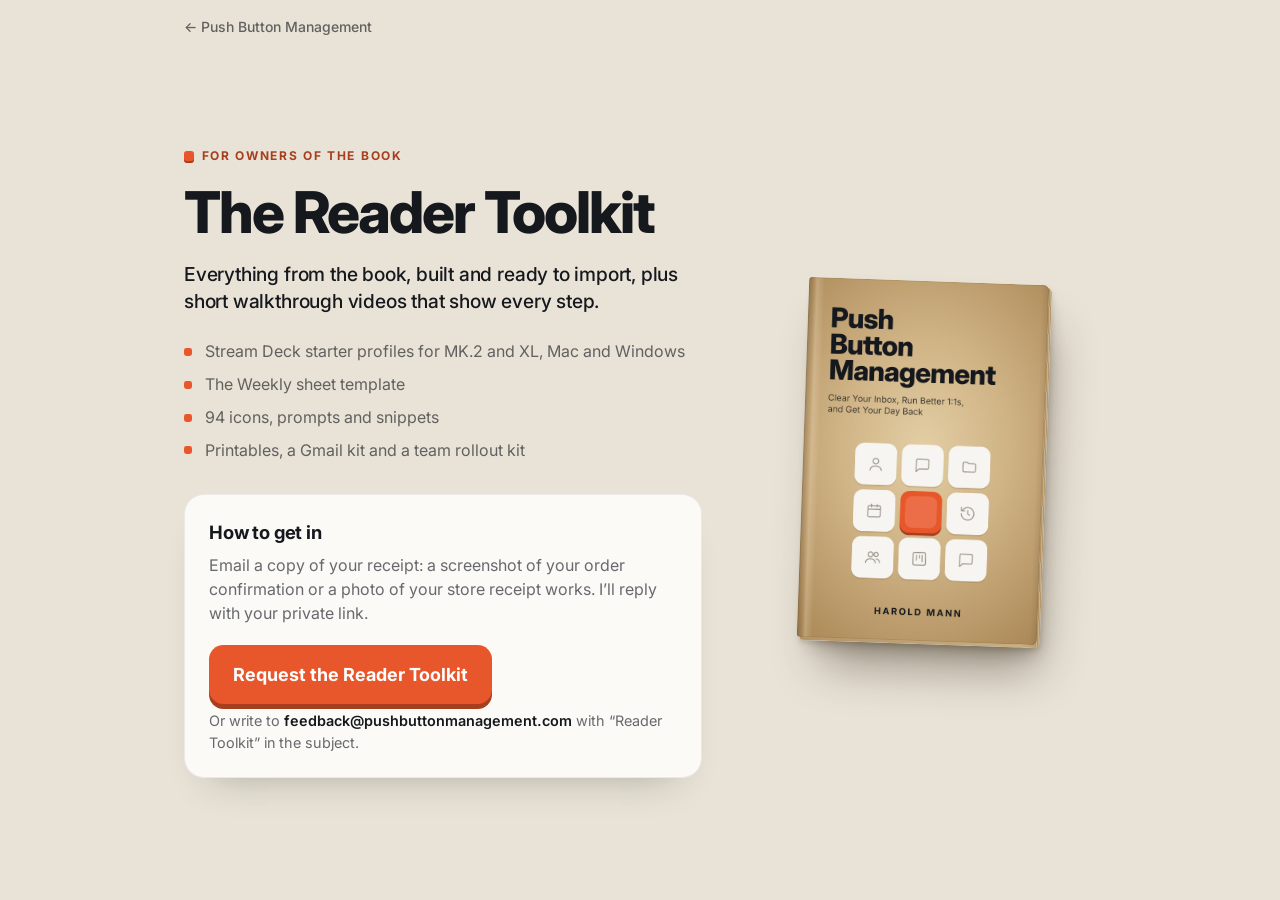
<file: push-button-management/toolkit/index.html>
<!DOCTYPE html>
<html lang="en">
<head>
<meta charset="UTF-8"><meta name="viewport" content="width=device-width, initial-scale=1">
<title>Reader Toolkit · Push Button Management</title>
<meta name="description" content="The Reader Toolkit for owners of Push Button Management: starter profiles, the Weekly sheet, icons, snippets and walkthrough videos.">
<link rel="canonical" href="https://haroldmann.com/push-button-management/toolkit/">
<meta name="theme-color" content="#E9E3D7">
<link rel="preconnect" href="https://fonts.googleapis.com"><link rel="preconnect" href="https://fonts.gstatic.com" crossorigin>
<link href="https://fonts.googleapis.com/css2?family=Inter:wght@400;500;600;700;800&display=swap" rel="stylesheet">
<style>
*,*::before,*::after{box-sizing:border-box}body,h1,h2,h3,p,ul{margin:0}ul{padding:0;list-style:none}img{display:block;max-width:100%}
:root{--cream:#E9E3D7;--tile:#F5F2EC;--paper:#FBFAF7;--ink:#15181D;--key:#E8562B;--key-side:#A73E1E;--accent-text:#A73E1E;--muted:rgba(21,24,29,.64);--line:rgba(21,24,29,.1)}
body{background:var(--cream);color:var(--ink);font:100%/1.5 Inter,system-ui,-apple-system,"Segoe UI",sans-serif;-webkit-font-smoothing:antialiased;min-height:100vh;display:flex;flex-direction:column}
a{color:inherit}:focus-visible{outline:2px solid var(--ink);outline-offset:3px;border-radius:.4rem}
.bar{max-width:60rem;width:100%;margin:0 auto;padding:1rem 1.5rem;font-size:.875rem}.bar a{text-decoration:none;color:var(--muted);font-weight:500}.bar a:active{opacity:.6}
main{flex:1;display:flex;align-items:center}
.card{max-width:60rem;margin:0 auto;padding:2rem 1.5rem 4rem;display:grid;gap:3rem;align-items:center}
@media (min-width:52rem){.card{grid-template-columns:1.2fr .8fr}}
.eyebrow{display:inline-flex;align-items:center;gap:.5rem;font-size:.75rem;font-weight:700;letter-spacing:.14em;text-transform:uppercase;color:var(--accent-text)}
.eyebrow i{width:.6rem;height:.6rem;border-radius:.18rem;background:var(--key);box-shadow:0 2px 0 var(--key-side)}
h1{margin-top:1rem;font-size:clamp(2.4rem,5.5vw,3.6rem);line-height:1.03;letter-spacing:-.035em;font-weight:800;text-wrap:balance}
.lede{margin-top:1.2rem;font-size:1.2rem;line-height:1.4;font-weight:500;letter-spacing:-.01em;max-width:32rem}
.inside{margin-top:1.5rem;display:grid;gap:.55rem;color:var(--muted)}.inside li{padding-left:1.3rem;position:relative}.inside li::before{content:"";position:absolute;left:0;top:.55em;width:.5rem;height:.5rem;border-radius:.15rem;background:var(--key)}
.how{margin-top:2rem;background:var(--paper);border:1px solid rgba(21,24,29,.07);border-radius:1.25rem;padding:1.5rem;box-shadow:0 1.4rem 2.4rem -1.6rem rgba(21,24,29,.3)}
.how h2{font-size:1.15rem;letter-spacing:-.01em}.how p{margin-top:.4rem;color:var(--muted)}
.btn{display:inline-flex;align-items:center;gap:.6rem;margin-top:1.25rem;font-weight:700;font-size:1.125rem;color:#fff;background:var(--key);text-decoration:none;padding:1rem 1.5rem;border-radius:.9rem;box-shadow:0 5px 0 var(--key-side);transition:transform .1s ease-out,box-shadow .1s ease-out}
.btn:active{transform:translateY(4px);box-shadow:0 1px 0 var(--key-side)}
.addr{margin-top:.9rem;font-size:.9rem;color:var(--muted)}.addr b{color:var(--ink);font-weight:600;user-select:all}
.cover-wrap{--cw:min(60vw,15rem);position:relative;isolation:isolate;width:var(--cw);aspect-ratio:2/3;margin:0 auto;transform:rotate(2deg)}
.cover-wrap::before{content:"";position:absolute;z-index:-1;inset:.6% -1.15% -.9% 1.2%;border-radius:.15rem .4rem .4rem .15rem;background:repeating-linear-gradient(90deg,rgba(255,248,232,.22) 0 1px,rgba(110,82,44,.10) 1px 2px) right/1.4% 100% no-repeat,linear-gradient(90deg,#B39466,#C9AF83 92%,#B8996B);box-shadow:0 calc(var(--cw) * .01) calc(var(--cw) * .02) rgba(60,42,20,.18),calc(var(--cw) * .04) calc(var(--cw) * .14) calc(var(--cw) * .2) calc(var(--cw) * -.05) rgba(40,28,12,.42),calc(var(--cw) * .015) calc(var(--cw) * .05) calc(var(--cw) * .07) calc(var(--cw) * -.03) rgba(40,28,12,.28)}
.cover-wrap::after{content:"";position:absolute;inset:0;border-radius:.2rem .35rem .35rem .2rem;pointer-events:none;background:linear-gradient(90deg,rgba(40,28,12,.22),rgba(40,28,12,.04) 2%,rgba(255,244,220,.22) 3.4%,rgba(255,244,220,0) 6.5%,rgba(255,244,220,0) 97%,rgba(40,28,12,.10));box-shadow:inset 0 0 0 1px rgba(60,42,20,.10)}
.cover{width:100%;height:100%;border-radius:.2rem .35rem .35rem .2rem}
@media (prefers-reduced-motion:reduce){.btn{transition:none}}
</style>
</head>
<body>
<header class="bar"><a href="/push-button-management/">&larr; Push Button Management</a></header>
<main><div class="card">
 <div>
  <span class="eyebrow"><i></i>For owners of the book</span>
  <h1>The Reader Toolkit</h1>
  <p class="lede">Everything from the book, built and ready to import, plus short walkthrough videos that show every step.</p>
  <ul class="inside"><li>Stream Deck starter profiles for MK.2 and XL, Mac and Windows</li><li>The Weekly sheet template</li><li>94 icons, prompts and snippets</li><li>Printables, a Gmail kit and a team rollout kit</li></ul>
  <div class="how">
   <h2>How to get in</h2>
   <p>Email a copy of your receipt: a screenshot of your order confirmation or a photo of your store receipt works. I&rsquo;ll reply with your private link.</p>
   <a class="btn" href="mailto:feedback@pushbuttonmanagement.com?subject=Reader%20Toolkit%20request&amp;body=Hi%20Harold%2C%0A%0AAttached%20is%20my%20receipt%20for%20Push%20Button%20Management.%20Please%20send%20me%20the%20Reader%20Toolkit%20link.%0A%0AThanks%2C%0A">Request the Reader Toolkit</a>
   <p class="addr">Or write to <b>feedback@pushbuttonmanagement.com</b> with &ldquo;Reader Toolkit&rdquo; in the subject.</p>
  </div>
 </div>
 <div class="cover-wrap"><img class="cover" src="../pbm-cover-front.jpg" width="1200" height="1800" alt="Push Button Management book cover"></div>
</div></main>
</body>
</html>
</file>
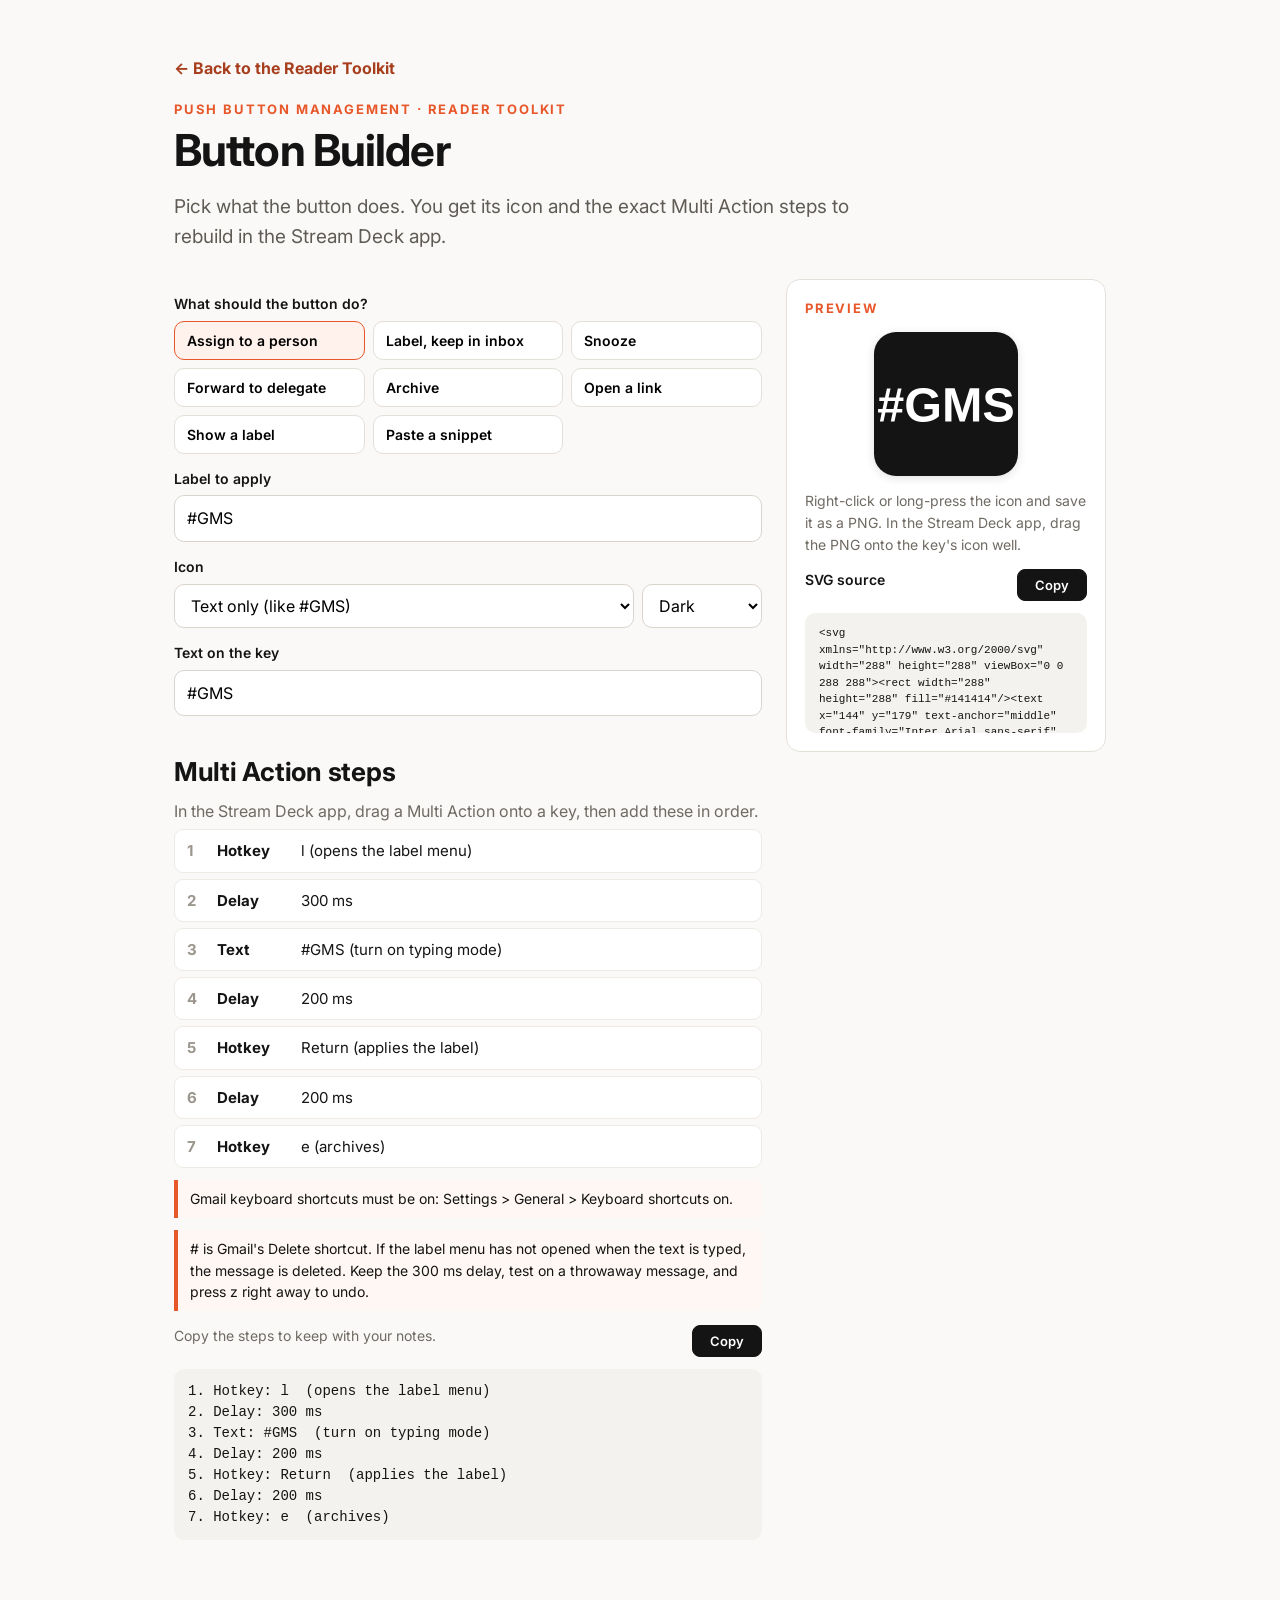
<file: push-button-management/reader-hltnpdja/button-builder.html>
<!DOCTYPE html><html lang="en"><head><meta charset="utf-8"><meta name="robots" content="noindex, nofollow, noarchive"><meta name="referrer" content="no-referrer"><meta name="viewport" content="width=device-width,initial-scale=1"><title>PBM Button Builder</title>
<link rel="preconnect" href="https://fonts.googleapis.com"><link href="https://fonts.googleapis.com/css2?family=Inter:wght@400;500;600;700;800&display=swap" rel="stylesheet"><style>*{box-sizing:border-box}body{margin:0;background:#FAF9F7;color:#141414;font:16px/1.55 Inter,system-ui,sans-serif}
main{max-width:980px;margin:0 auto;padding:56px 24px 96px}h1{font-size:44px;line-height:1.05;letter-spacing:-.02em;margin:8px 0 12px}
h2{font-size:26px;margin:56px 0 6px;letter-spacing:-.01em}h3{font-size:17px;margin:0}.k{color:#E8572A;font-weight:700;font-size:13px;letter-spacing:.14em}
.sub{color:#5f5b55;font-size:19px;max-width:720px}.muted{color:#6f6a63}nav{display:flex;gap:8px;flex-wrap:wrap;margin:28px 0 0}
nav a{padding:7px 14px;border:1px solid #E3E0DA;border-radius:999px;background:#fff;color:#141414;text-decoration:none;font-size:14px;font-weight:600}
nav a:hover{border-color:#E8572A}.card{background:#fff;border:1px solid #E3E0DA;border-radius:14px;padding:18px 20px;margin:12px 0}
.row{display:flex;justify-content:space-between;align-items:flex-start;gap:16px}pre{white-space:pre-wrap;font:14px/1.5 ui-monospace,Menlo,monospace;background:#F4F2EE;border-radius:10px;padding:12px 14px;margin:12px 0 0}
button.cp{flex:none;border:1px solid #141414;background:#141414;color:#fff;border-radius:8px;padding:7px 12px;font:600 13px Inter;cursor:pointer;min-width:70px}
button.cp.ok{background:#1f8a4c;border-color:#1f8a4c}table{width:100%;border-collapse:collapse;background:#fff;border:1px solid #E3E0DA;border-radius:14px;overflow:hidden;margin-top:14px}
td,th{text-align:left;padding:12px 16px;border-bottom:1px solid #EEEBE6;vertical-align:top;font-size:15px}th{background:#F4F2EE;font-size:13px;letter-spacing:.04em}
.tag{display:inline-block;font-size:12px;font-weight:600;padding:2px 8px;border-radius:999px;background:#F4F2EE;color:#5f5b55;margin-left:8px}
code{font:13px ui-monospace,Menlo,monospace;background:#F4F2EE;padding:1px 6px;border-radius:5px}input,select,textarea{font:inherit}</style></head><body><main><a href="./" style="display:inline-block;margin-bottom:18px;color:#A73E1E;font-weight:700;text-decoration:none">&larr; Back to the Reader Toolkit</a><div class="k">PUSH BUTTON MANAGEMENT · READER TOOLKIT</div><h1>Button Builder</h1>
<p class="sub">Pick what the button does. You get its icon and the exact Multi Action steps to rebuild in the Stream Deck app.</p>
<style>.grid{display:grid;grid-template-columns:1fr 320px;gap:24px;margin-top:28px}@media(max-width:820px){.grid{grid-template-columns:1fr}}
label{display:block;font-weight:600;font-size:14px;margin:14px 0 6px}input[type=text],select,textarea{width:100%;padding:10px 12px;border:1px solid #D9D5CE;border-radius:10px;background:#fff}
textarea{min-height:80px}.types{display:grid;grid-template-columns:repeat(auto-fill,minmax(150px,1fr));gap:8px}
.types button{text-align:left;padding:10px 12px;border:1px solid #E3E0DA;border-radius:10px;background:#fff;font:600 14px Inter;cursor:pointer}
.types button.on{border-color:#E8572A;background:#FFF1EB}ol.steps{margin:0;padding:0;list-style:none;counter-reset:s}
ol.steps li{counter-increment:s;display:flex;gap:12px;padding:9px 12px;border:1px solid #EEEBE6;border-radius:9px;margin:6px 0;background:#fff;font-size:15px}
ol.steps li:before{content:counter(s);color:#9a958d;font-weight:700;width:18px}.kind{font-weight:700;min-width:72px}
.glyphs{display:grid;grid-template-columns:repeat(auto-fill,40px);gap:6px;max-height:190px;overflow:auto;padding:4px;border:1px solid #E3E0DA;border-radius:10px;background:#fff}
.glyphs button{width:40px;height:40px;border:1px solid transparent;border-radius:8px;background:#F4F2EE;cursor:pointer;padding:6px}.glyphs button.on{border-color:#E8572A;background:#FFF1EB}
.prev{background:#fff;border:1px solid #E3E0DA;border-radius:14px;padding:18px;position:sticky;top:16px}.note{font-size:14px;color:#6f6a63;margin-top:10px}
.warn{border-left:4px solid #E8572A;padding:8px 12px;background:#FFF7F3;border-radius:0 8px 8px 0;font-size:14px;margin-top:12px}</style>
<div class="grid"><div>
<label>What should the button do?</label><div class="types" id="types"></div>
<div id="fields"></div>
<label>Icon</label><div style="display:flex;gap:8px"><select id="imode" style="flex:1"><option value="glyph">Symbol with label</option><option value="text">Text only (like #GMS)</option></select><select id="theme" style="width:120px"><option>Dark</option><option>Light</option></select></div>
<div id="gwrap"><label>Symbol</label><div class="glyphs" id="glyphs"></div></div>
<label id="ilabel">Label under the symbol (short, uppercase)</label><input type="text" id="label" maxlength="12">
<h2 style="margin-top:36px">Multi Action steps</h2><p class="muted" style="margin:0">In the Stream Deck app, drag a Multi Action onto a key, then add these in order.</p>
<ol class="steps" id="steps"></ol><div id="warns"></div>
<div class="row" style="margin-top:14px"><span class="muted" style="font-size:14px">Copy the steps to keep with your notes.</span><button class="cp" data-t="stxt" onclick="cp(this)">Copy</button></div><pre id="stxt"></pre>
</div><div><div class="prev"><div class="k">PREVIEW</div><div style="display:flex;justify-content:center;margin:14px 0"><img id="png" width="144" height="144" style="border-radius:22px;box-shadow:0 2px 10px rgba(0,0,0,.12)" alt="Button icon preview"></div>
<div class="note">Right-click or long-press the icon and save it as a PNG. In the Stream Deck app, drag the PNG onto the key's icon well.</div>
<div class="row" style="margin-top:14px"><span style="font-size:14px;font-weight:600">SVG source</span><button class="cp" data-t="svgt" onclick="cp(this)">Copy</button></div><pre id="svgt" style="max-height:120px;overflow:auto;font-size:11px"></pre></div></div></div></main><script>function cp(b){const t=document.getElementById(b.dataset.t).innerText;const done=()=>{b.textContent='Copied';b.classList.add('ok');setTimeout(()=>{b.textContent='Copy';b.classList.remove('ok')},1400)};
try{navigator.clipboard.writeText(t).then(done,()=>sel(b.dataset.t))}catch(e){sel(b.dataset.t)}}
function sel(id){const r=document.createRange();r.selectNodeContents(document.getElementById(id));const s=getSelection();s.removeAllRanges();s.addRange(r)}
const IC={"mail": "<rect x=\"3\" y=\"5\" width=\"18\" height=\"14\" rx=\"2\"></rect><path d=\"M3 7l9 6 9-6\"></path>", "send": "<path d=\"M22 2L11 13\"></path><path d=\"M22 2l-7 20-4-9-9-4z\"></path>", "archive": "<rect x=\"3\" y=\"4\" width=\"18\" height=\"5\" rx=\"1\"></rect><path d=\"M5 9v10a1 1 0 0 0 1 1h12a1 1 0 0 0 1-1V9\"></path><path d=\"M10 13h4\"></path>", "person": "<circle cx=\"12\" cy=\"8\" r=\"4\"></circle><path d=\"M4 21c0-4 4-6 8-6s8 2 8 6\"></path>", "link": "<path d=\"M10 13a5 5 0 0 0 7 0l3-3a5 5 0 0 0-7-7l-1 1\"></path><path d=\"M14 11a5 5 0 0 0-7 0l-3 3a5 5 0 0 0 7 7l1-1\"></path>", "grid": "<circle cx=\"6\" cy=\"6\" r=\"1.5\"></circle><circle cx=\"12\" cy=\"6\" r=\"1.5\"></circle><circle cx=\"18\" cy=\"6\" r=\"1.5\"></circle><circle cx=\"6\" cy=\"12\" r=\"1.5\"></circle><circle cx=\"12\" cy=\"12\" r=\"1.5\"></circle><circle cx=\"18\" cy=\"12\" r=\"1.5\"></circle><circle cx=\"6\" cy=\"18\" r=\"1.5\"></circle><circle cx=\"12\" cy=\"18\" r=\"1.5\"></circle><circle cx=\"18\" cy=\"18\" r=\"1.5\"></circle>", "chat": "<path d=\"M21 15a2 2 0 0 1-2 2H7l-4 4V5a2 2 0 0 1 2-2h14a2 2 0 0 1 2 2z\"></path>", "calendar": "<rect x=\"3\" y=\"5\" width=\"18\" height=\"16\" rx=\"2\"></rect><path d=\"M3 10h18M8 3v4M16 3v4\"></path>", "spark": "<path d=\"M12 3l2.2 6.8L21 12l-6.8 2.2L12 21l-2.2-6.8L3 12l6.8-2.2z\"></path>", "team": "<circle cx=\"9\" cy=\"8\" r=\"3.5\"></circle><path d=\"M2 20c0-3.5 3-5.5 7-5.5s7 2 7 5.5\"></path><circle cx=\"17\" cy=\"8\" r=\"3\"></circle><path d=\"M17 14.5c3 0 5 2 5 5\"></path>", "headset": "<path d=\"M4 14v-2a8 8 0 0 1 16 0v2\"></path><rect x=\"3\" y=\"14\" width=\"4\" height=\"6\" rx=\"1\"></rect><rect x=\"17\" y=\"14\" width=\"4\" height=\"6\" rx=\"1\"></rect>", "monitor": "<rect x=\"3\" y=\"4\" width=\"18\" height=\"12\" rx=\"2\"></rect><path d=\"M8 20h8M12 16v4\"></path>", "bulb": "<path d=\"M9 18h6M10 21h4\"></path><path d=\"M12 3a6 6 0 0 0-4 10.5c.7.7 1 1.5 1 2.5h6c0-1 .3-1.8 1-2.5A6 6 0 0 0 12 3z\"></path>", "camera": "<path d=\"M3 8h4l2-3h6l2 3h4v11H3z\"></path><circle cx=\"12\" cy=\"13\" r=\"3.5\"></circle>", "play": "<rect x=\"3\" y=\"5\" width=\"18\" height=\"14\" rx=\"3\"></rect><path d=\"M10 9l5 3-5 3z\"></path>", "music": "<path d=\"M9 18V5l12-2v13\"></path><circle cx=\"6\" cy=\"18\" r=\"3\"></circle><circle cx=\"18\" cy=\"16\" r=\"3\"></circle>", "useradd": "<circle cx=\"9\" cy=\"8\" r=\"4\"></circle><path d=\"M2 21c0-4 3-6 7-6s7 2 7 6\"></path><path d=\"M19 8v6M16 11h6\"></path>", "folder": "<path d=\"M3 7a2 2 0 0 1 2-2h4l2 2h8a2 2 0 0 1 2 2v8a2 2 0 0 1-2 2H5a2 2 0 0 1-2-2z\"></path>", "chart": "<path d=\"M3 20h18\"></path><path d=\"M6 16v-4M11 16V9M16 16v-6\"></path><path d=\"M5 9l5-4 4 3 6-5\"></path>", "windows": "<rect x=\"8\" y=\"3\" width=\"13\" height=\"11\" rx=\"1.5\"></rect><path d=\"M16 17v2a2 2 0 0 1-2 2H5a2 2 0 0 1-2-2v-7a2 2 0 0 1 2-2h1\"></path>", "claw": "<path d=\"M12 3v5\"></path><circle cx=\"12\" cy=\"10\" r=\"2\"></circle><path d=\"M10.5 11.5L6 16l2 4M13.5 11.5L18 16l-2 4\"></path>", "tv": "<rect x=\"3\" y=\"7\" width=\"18\" height=\"13\" rx=\"2\"></rect><path d=\"M8 3l4 4 4-4\"></path>", "slow": "<path d=\"M4 18a8 8 0 1 1 16 0\"></path><path d=\"M12 18l-4-4\"></path>", "fast": "<path d=\"M4 18a8 8 0 1 1 16 0\"></path><path d=\"M12 18l4-4\"></path>", "speaker": "<path d=\"M4 9h4l5-4v14l-5-4H4z\"></path><path d=\"M17 9a4 4 0 0 1 0 6M19.5 6.5a8 8 0 0 1 0 11\"></path>", "tag": "<path d=\"M3 6a2 2 0 0 1 2-2h10l6 8-6 8H5a2 2 0 0 1-2-2z\"></path>", "dollar": "<path d=\"M12 3v18M16 7.5c-.8-1.3-2.3-2-4-2-2.2 0-4 1.2-4 3s1.8 2.6 4 3 4 1.3 4 3.3-1.8 3-4 3c-1.8 0-3.4-.8-4.2-2.2\"></path>", "list": "<rect x=\"5\" y=\"4\" width=\"14\" height=\"17\" rx=\"2\"></rect><path d=\"M9 3h6v3H9zM9 11h6M9 15h6\"></path>", "inbox": "<path d=\"M3 13l3-8h12l3 8v6H3z\"></path><path d=\"M3 13h5l1 2h6l1-2h5\"></path>", "hash": "<path d=\"M9 3L7 21M17 3l-2 18M4 9h17M3 15h17\"></path>", "forward": "<path d=\"M15 5l6 6-6 6\"></path><path d=\"M21 11H11a7 7 0 0 0-7 7v1\"></path>", "trash": "<path d=\"M4 7h16M10 3h4M6 7l1 13h10l1-13\"></path><path d=\"M10 11v6M14 11v6\"></path>", "check": "<circle cx=\"12\" cy=\"12\" r=\"9\"></circle><path d=\"M8 12l3 3 5-6\"></path>", "keyboard": "<rect x=\"2\" y=\"6\" width=\"20\" height=\"12\" rx=\"2\"></rect><path d=\"M6 10h.01M10 10h.01M14 10h.01M18 10h.01M7 14h10\"></path>", "clock": "<circle cx=\"12\" cy=\"12\" r=\"9\"></circle><path d=\"M12 7v5l3 2\"></path>", "text": "<path d=\"M5 6h14M12 6v13M9 19h6\"></path>", "refresh": "<path d=\"M20 12a8 8 0 0 1-14 5.3M4 12a8 8 0 0 1 14-5.3\"></path><path d=\"M18 3v4h-4M6 21v-4h4\"></path>", "shield": "<path d=\"M12 3l7 3v5.5c0 4.5-3 8-7 9.5-4-1.5-7-5-7-9.5V6z\"/>", "brain": "<path d=\"M9 4a3 3 0 0 0-3 3 3 3 0 0 0-2 5 3 3 0 0 0 2 5 3 3 0 0 0 3 3h0V4zM15 4a3 3 0 0 1 3 3 3 3 0 0 1 2 5 3 3 0 0 1-2 5 3 3 0 0 1-3 3V4z\"></path>", "alert": "<path d=\"M12 3l10 18H2z\"></path><path d=\"M12 10v5M12 18h.01\"></path>", "sun": "<circle cx=\"12\" cy=\"12\" r=\"4\"></circle><path d=\"M12 2v2M12 20v2M4.9 4.9l1.4 1.4M17.7 17.7l1.4 1.4M2 12h2M20 12h2M4.9 19.1l1.4-1.4M17.7 6.3l1.4-1.4\"></path>", "sunrise": "<path d=\"M3 17h18M6 20h12M7 17a5 5 0 0 1 10 0\"></path><path d=\"M12 6v3M5.6 9.6l1.8 1.8M18.4 9.6l-1.8 1.8M2.5 13.5h2M19.5 13.5h2\"></path>", "week": "<rect x=\"3\" y=\"5\" width=\"18\" height=\"16\" rx=\"2\"></rect><path d=\"M3 10h18M8 3v4M16 3v4\"></path><path d=\"M10 13.5h4l-2.5 5\"></path>", "month": "<rect x=\"3\" y=\"5\" width=\"18\" height=\"16\" rx=\"2\"></rect><path d=\"M3 10h18M8 3v4M16 3v4\"></path><path d=\"M7 14h.01M10.5 14h.01M14 14h.01M17 14h.01M7 17.5h.01M10.5 17.5h.01M14 17.5h.01\"></path>", "clip": "<rect x=\"5\" y=\"4\" width=\"14\" height=\"17\" rx=\"2\"></rect><path d=\"M9 3h6v3H9z\"></path><path d=\"M8 11l1.5 1.5L12 10M8 16l1.5 1.5L12 15M14 11h3M14 16h3\"></path>", "bell": "<path d=\"M6 9a6 6 0 0 1 12 0c0 5 2 7 2 7H4s2-2 2-7\"></path><path d=\"M10 20a2 2 0 0 0 4 0\"></path>", "receipt": "<path d=\"M6 3h12v18l-3-2-3 2-3-2-3 2z\"></path><path d=\"M9 8h6M9 12h6\"></path>", "megaphone": "<path d=\"M3 11v2a1 1 0 0 0 1 1h3l8 5V5L7 10H4a1 1 0 0 0-1 1z\"></path><path d=\"M19 9a4 4 0 0 1 0 6\"></path>", "bot": "<rect x=\"5\" y=\"8\" width=\"14\" height=\"11\" rx=\"3\"></rect><path d=\"M12 4v4\"></path><circle cx=\"9.5\" cy=\"13\" r=\"1\"></circle><circle cx=\"14.5\" cy=\"13\" r=\"1\"></circle>", "doc": "<path d=\"M7 3h7l5 5v13H7z\"></path><path d=\"M14 3v5h5M10 13h6M10 17h6\"></path>", "star": "<path d=\"M12 3.5l2.6 5.4 5.9.8-4.3 4.1 1 5.9L12 16.9l-5.2 2.8 1-5.9-4.3-4.1 5.9-.8z\"/>", "search": "<circle cx=\"11\" cy=\"11\" r=\"7\"></circle><path d=\"M20 20l-4-4\"></path>", "quote": "<path d=\"M7 7h4v4c0 3-1.5 5-4 6M14 7h4v4c0 3-1.5 5-4 6\"></path>", "remove": "<path d=\"M4 7h16M10 3h4M6 7l1 13h10l1-13\"></path><path d=\"M12 10v6M9.5 13.5L12 16l2.5-2.5\"></path>", "database": "<ellipse cx=\"12\" cy=\"5.5\" rx=\"7\" ry=\"2.8\"/><path d=\"M5 5.5v13c0 1.55 3.13 2.8 7 2.8s7-1.25 7-2.8v-13\"/><path d=\"M5 12c0 1.55 3.13 2.8 7 2.8s7-1.25 7-2.8\"/>", "four": "<rect x=\"4\" y=\"4\" width=\"7\" height=\"7\" rx=\"1.5\"/><rect x=\"13\" y=\"4\" width=\"7\" height=\"7\" rx=\"1.5\"/><rect x=\"4\" y=\"13\" width=\"7\" height=\"7\" rx=\"1.5\"/><rect x=\"13\" y=\"13\" width=\"7\" height=\"7\" rx=\"1.5\"/>", "arrowup": "<path d=\"M12 19V5\"/><path d=\"M5 12l7-7 7 7\"/>", "lamp": "<path d=\"M8 3h8l3 8H5z\"/><path d=\"M12 11v8\"/><path d=\"M8 21h8\"/>", "wrench": "<path d=\"M14.7 6.3a1 1 0 0 0 0 1.4l1.6 1.6a1 1 0 0 0 1.4 0l3.77-3.77a6 6 0 0 1-7.94 7.94l-6.91 6.91a2.12 2.12 0 0 1-3-3l6.91-6.91a6 6 0 0 1 7.94-7.94l-3.76 3.76z\"/>", "checklist": "<path d=\"M3.5 6.5l1.5 1.5 3-3\"/><path d=\"M3.5 12.5l1.5 1.5 3-3\"/><path d=\"M3.5 18.5l1.5 1.5 3-3\"/><path d=\"M11 7h10\"/><path d=\"M11 13h10\"/><path d=\"M11 19h10\"/>", "back": "<path d=\"M9 5L4 10l5 5\"/><path d=\"M4 10h11a5 5 0 0 1 5 5v4\"/>", "arrowdown": "<path d=\"M12 5v14\"/><path d=\"M19 12l-7 7-7-7\"/>", "trend": "<path d=\"M3 17l6-6 4 4 8-8\"/><path d=\"M15 7h6v6\"/>", "flame": "<path d=\"M12 3c1 3.5 5 5.5 5 10a5 5 0 0 1-10 0c0-2.2 1-3.8 2.3-5 .2 1.7 1 2.8 2.2 3.2C11 8.6 11 5.6 12 3z\"/>", "compass": "<circle cx=\"12\" cy=\"12\" r=\"9\"/><path d=\"M15.5 8.5l-2 5-5 2 2-5z\"/>", "phone": "<path d=\"M5 4h3.5l1.8 4.3-2.2 1.4a11 11 0 0 0 6.2 6.2l1.4-2.2L20 15.5V19a1.5 1.5 0 0 1-1.6 1.5A16.5 16.5 0 0 1 3.5 5.6 1.5 1.5 0 0 1 5 4z\"/>", "logit": "<path d=\"M12 3v10\"/><path d=\"M8 9l4 4 4-4\"/><path d=\"M4 14v4a2 2 0 0 0 2 2h12a2 2 0 0 0 2-2v-4\"/>", "aireply": "<path d=\"M20 15a2 2 0 0 1-2 2H8l-4 4V6a2 2 0 0 1 2-2h7\"/><path d=\"M18 3l.9 2.1L21 6l-2.1.9L18 9l-.9-2.1L15 6l2.1-.9z\"/>", "tabs": "<rect x=\"3\" y=\"7\" width=\"18\" height=\"13\" rx=\"2\"/><path d=\"M3 11h18\"/><path d=\"M7 7V4h5v3\"/><path d=\"M12 7V4h5v3\"/>", "moon": "<path d=\"M20 14.5A8 8 0 1 1 9.5 4a6.5 6.5 0 0 0 10.5 10.5z\"/>", "video": "<rect x=\"3\" y=\"6\" width=\"13\" height=\"12\" rx=\"2\"/><path d=\"M16 10l5-3v10l-5-3\"/>", "plus": "<path d=\"M12 5v14\"/><path d=\"M5 12h14\"/>", "alarm": "<circle cx=\"12\" cy=\"13\" r=\"7\"/><path d=\"M12 10v3.2l2.2 1.4\"/><path d=\"M3.8 6.6L6.6 3.8\"/><path d=\"M20.2 6.6L17.4 3.8\"/><path d=\"M7.2 19.2L5.6 21\"/><path d=\"M16.8 19.2l1.6 1.8\"/>", "arrowright": "<path d=\"M4 12h15\"/><path d=\"M13 6l6 6-6 6\"/>", "checkbold": "<path d=\"M5 12.5l4.5 4.5L19 7\"/>", "dashboard": "<rect x=\"3\" y=\"4\" width=\"18\" height=\"17\" rx=\"2\"/><path d=\"M3 9.5h18M9 9.5V21M15 9.5V21M3 15.2h18\"/><path d=\"M16.3 18.1l1.2 1.2 2-2.3\"/>", "mailclock": "<rect x=\"2\" y=\"5\" width=\"15\" height=\"11\" rx=\"1.5\"/><path d=\"M2 6.5l7.5 5 7.5-5\"/><circle cx=\"17.5\" cy=\"16.5\" r=\"4.5\" fill=\"{BG}\"/><path d=\"M17.5 14.4v2.3l1.5 1\"/>", "calclock": "<rect x=\"2.5\" y=\"4\" width=\"15\" height=\"14\" rx=\"2\"/><path d=\"M2.5 8.5h15M6.5 2.5v3M13.5 2.5v3\"/><circle cx=\"17.5\" cy=\"16.5\" r=\"4.5\" fill=\"{BG}\"/><path d=\"M17.5 14.4v2.3l1.5 1\"/>", "personcal": "<circle cx=\"10\" cy=\"7.5\" r=\"3.6\"/><path d=\"M3 20c0-3.6 3.2-5.6 7-5.6\"/><rect x=\"13\" y=\"13\" width=\"8.5\" height=\"8\" rx=\"1.3\" fill=\"{BG}\"/><path d=\"M13 15.6h8.5M15.4 12v2M19.1 12v2\"/>", "onair": "<circle cx=\"12\" cy=\"12\" r=\"2\"/><path d=\"M8.5 8.5a5 5 0 0 0 0 7M15.5 8.5a5 5 0 0 1 0 7M5.6 5.6a9 9 0 0 0 0 12.8M18.4 5.6a9 9 0 0 1 0 12.8\"/>", "lock": "<rect x=\"5\" y=\"11\" width=\"14\" height=\"10\" rx=\"2\"/><path d=\"M8 11V7.5a4 4 0 0 1 8 0V11\"/>", "screenshot": "<path d=\"M4 8V5.5A1.5 1.5 0 0 1 5.5 4H8M16 4h2.5A1.5 1.5 0 0 1 20 5.5V8M20 16v2.5a1.5 1.5 0 0 1-1.5 1.5H16M8 20H5.5A1.5 1.5 0 0 1 4 18.5V16\"/><circle cx=\"12\" cy=\"12\" r=\"3\"/>", "desk": "<path d=\"M3 9h18\"/><path d=\"M6 9v11M18 9v11\"/><path d=\"M6 14h12\"/>", "record": "<circle cx=\"12\" cy=\"12\" r=\"8\"/><circle cx=\"12\" cy=\"12\" r=\"3.5\" fill=\"{FG}\"/>", "browser": "<rect x=\"3\" y=\"4\" width=\"18\" height=\"16\" rx=\"2\"/><path d=\"M3 9h18\"/><path d=\"M6.5 6.5h.01M9 6.5h.01\"/>", "face": "<circle cx=\"12\" cy=\"9\" r=\"4.5\"/><path d=\"M4 21c0-4.4 3.6-7 8-7s8 2.6 8 7\"/>"};const $=id=>document.getElementById(id);
const SNZ=['Later today','Tomorrow','Later this week','This weekend','Next week','Select date and time'];
const TYPES={
 assign:{n:'Assign to a person',g:null,txt:true,f:[['lab','Label to apply','#GMS']],def:v=>({label:v.lab})},
 tag:{n:'Label, keep in inbox',g:'tag',f:[['lab','Label to apply','#SALES']],def:v=>({label:'TAG IT'})},
 snooze:{n:'Snooze',g:'alarm',f:[['pick','Snooze to','sel',SNZ]],def:v=>({label:{0:'LATER',1:'AM',2:'WEEK',3:'WKND',4:'1W',5:'PICK'}[SNZ.indexOf(v.pick)]})},
 delegate:{n:'Forward to delegate',g:'arrowright',f:[['to','Delegate email','assistant@example.com'],['note','Note to include','Please handle this and notify me only if something requires my input.','area']],def:v=>({label:'DELEGATE'})},
 archive:{n:'Archive',g:'archive',f:[],def:v=>({label:'ARCHIVE'})},
 link:{n:'Open a link',g:'link',f:[['url','URL','https://']],def:v=>({label:'LINK'})},
 search:{n:'Show a label',g:'search',f:[['lab','Label to show','#GMS'],['acct','Gmail account number (0 for your first)','0']],def:v=>({label:v.lab.replace('#','').slice(0,10).toUpperCase()})},
 snippet:{n:'Paste a snippet',g:'quote',f:[['txt','Text to paste','Thanks, I will take a look and get back to you.','area']],def:v=>({label:'REPLY'})},
};
let cur='assign',vals={},glyph=null,touched=false;
function fields(){const t=TYPES[cur];let h='';t.f.forEach(([k,l,d,o])=>{if(vals[k]===undefined)vals[k]=d==='sel'?o[1]:d;
 if(d==='sel')h+=`<label>${l}</label><select data-k="${k}">${o.map(x=>`<option${x===vals[k]?' selected':''}>${x}</option>`).join('')}</select>`;
 else if(o==='area')h+=`<label>${l}</label><textarea data-k="${k}"></textarea>`;else h+=`<label>${l}</label><input type="text" data-k="${k}">`});
 $('fields').innerHTML=h;$('fields').querySelectorAll('[data-k]').forEach(e=>{if(e.tagName!=='SELECT')e.value=vals[e.dataset.k];e.oninput=e.onchange=()=>{vals[e.dataset.k]=e.value;if(!touched)defaults();render()}})}
function defaults(){const t=TYPES[cur],d=t.def(vals);$('label').value=d.label||'';$('imode').value=t.txt?'text':'glyph';if(t.g)glyph=t.g;mark()}
function steps(){const v=vals,S=[],W=[];const hk=(k,c)=>S.push(['Hotkey',k+(c?'  ('+c+')':'')]),dl=m=>S.push(['Delay',m+' ms']),tx=(t,c)=>S.push(['Text',t+(c?'  ('+c+')':'')]);
 if(cur==='assign'||cur==='tag'){hk('l','opens the label menu');dl(300);tx(v.lab,'turn on typing mode');dl(200);hk('Return','applies the label');if(cur==='assign'){dl(200);hk('e','archives')}
  if(v.lab.startsWith('#'))W.push('# is Gmail\'s Delete shortcut. If the label menu has not opened when the text is typed, the message is deleted. Keep the 300 ms delay, test on a throwaway message, and press z right away to undo.')}
 else if(cur==='snooze'){const n=SNZ.indexOf(v.pick)+1;hk('b','opens the snooze menu');dl(200);for(let i=0;i<n;i++){hk('Down Arrow');dl(50)}hk('Return');
  W.push('Late in the day Gmail hides "Later today", which moves every option up one. Check the menu order once with the b key.');if(n===6)W.push('This stops at the date picker. Choose the date and time yourself.')}
 else if(cur==='delegate'){hk('f','forward');dl(200);tx(v.to,'turn on typing mode');dl(100);hk('Tab','moves to the message body');tx(v.note);
  W.push('The button stops before Send on purpose. Read it, then send.')}
 else if(cur==='archive'){hk('e','archives')}
 else if(cur==='link'){S.push(['Website',v.url])}
 else if(cur==='search'){S.push(['Website','https://mail.google.com/mail/u/'+encodeURIComponent(v.acct||'0')+'/#search/'+encodeURIComponent('label:"'+v.lab+'"')])}
 else if(cur==='snippet'){tx(v.txt,'leave typing mode off so it pastes')}
 if(['assign','tag','snooze','delegate','archive'].includes(cur))W.unshift('Gmail keyboard shortcuts must be on: Settings > General > Keyboard shortcuts on.');
 if(S.length===1)W.push('One step only: a plain Hotkey, Website or Text action works too. A Multi Action is easier to extend later.');
 return [S,W]}
function svg(){const dark=$('theme').value==='Dark',fg=dark?'#FFFFFF':'#141414',bg=dark?'#141414':'#FFFFFF',lab=$('label').value.trim(),e=s=>s.replace(/&/g,'&amp;').replace(/</g,'&lt;');
 let p=`<rect width="288" height="288" fill="${bg}"/>`;
 if($('imode').value==='text'){const t=lab||'#';const fs=Math.min(118,Math.floor(250/(Math.max(t.length,1)*.64)));
  p+=`<text x="144" y="${Math.round(144+fs*.36)}" text-anchor="middle" font-family="Inter,Arial,sans-serif" font-weight="800" font-size="${fs}" fill="${fg}">${e(t)}</text>`;
  }
 else{const g=(IC[glyph]||'').replace(/\{BG\}/g,bg).replace(/\{FG\}/g,fg);const [sz,x,y]=lab?[132,78,40]:[168,60,60];
  p+=`<g transform="translate(${x},${y}) scale(${sz/24})" fill="none" stroke="${fg}" stroke-width="1.7" stroke-linecap="round" stroke-linejoin="round">${g}</g>`;
  if(lab){const fs=Math.min(38,Math.floor(252/(lab.length*.66)));p+=`<text x="144" y="${Math.round(234+fs*.3)}" text-anchor="middle" font-family="Inter,Arial,sans-serif" font-weight="700" font-size="${fs}" letter-spacing="1.2" fill="${fg}">${e(lab)}</text>`}}
 return `<svg xmlns="http://www.w3.org/2000/svg" width="288" height="288" viewBox="0 0 288 288">${p}</svg>`}
function png(s){const im=new Image();im.onload=()=>{const c=document.createElement('canvas');c.width=c.height=288;const x=c.getContext('2d');x.drawImage(im,0,0);try{$('png').src=c.toDataURL('image/png')}catch(e){$('png').src=im.src}};
 im.src='data:image/svg+xml;charset=utf-8,'+encodeURIComponent(s)}
function render(){const [S,W]=steps();$('steps').innerHTML=S.map(([k,v])=>`<li><span class="kind">${k}</span><span>${v.replace(/&/g,'&amp;').replace(/</g,'&lt;')}</span></li>`).join('');
 $('warns').innerHTML=W.map(w=>`<div class="warn">${w}</div>`).join('');$('stxt').textContent=S.map(([k,v],i)=>`${i+1}. ${k}: ${v}`).join('\n');
 $('gwrap').style.display=$('imode').value==='glyph'?'':'none';$('ilabel').textContent=$('imode').value==='glyph'?'Label under the symbol (short, uppercase)':'Text on the key';
 const s=svg();$('svgt').textContent=s;document.fonts.ready.then(()=>png(s))}
function mark(){document.querySelectorAll('.glyphs button').forEach(b=>b.classList.toggle('on',b.dataset.g===glyph))}
$('types').innerHTML=Object.entries(TYPES).map(([k,t])=>`<button data-k="${k}">${t.n}</button>`).join('');
$('types').querySelectorAll('button').forEach(b=>b.onclick=()=>{cur=b.dataset.k;vals={};touched=false;$('types').querySelectorAll('button').forEach(x=>x.classList.toggle('on',x===b));fields();defaults();render()});
$('glyphs').innerHTML=Object.keys(IC).sort().map(k=>`<button title="${k}" data-g="${k}"><svg viewBox="0 0 24 24" width="26" height="26" fill="none" stroke="#141414" stroke-width="1.7" stroke-linecap="round" stroke-linejoin="round">${IC[k].replace(/\{BG\}/g,'#F4F2EE').replace(/\{FG\}/g,'#141414')}</svg></button>`).join('');
$('glyphs').querySelectorAll('button').forEach(b=>b.onclick=()=>{glyph=b.dataset.g;if($('imode').value!=='glyph')$('imode').value='glyph';mark();render()});
$('label').oninput=()=>{touched=true;render()};$('imode').onchange=$('theme').onchange=render;
$('types').querySelector('button').click();
</script></body></html>
</file>
<file: push-button-management/pbm.css>
/* Push Button Management book page. Standalone stylesheet (not the home page's Tailwind). */
*,*::before,*::after{box-sizing:border-box}
html{-webkit-text-size-adjust:100%;scroll-behavior:smooth;overflow-x:clip}
body,h1,h2,h3,p,ul,ol,figure,blockquote{margin:0}
ul,ol{padding:0;list-style:none}
img{display:block;max-width:100%;height:auto}

:root{
  --cream:#E9E3D7; --tile:#F5F2EC; --paper:#FBFAF7; --ink:#15181D;
  --key:#E8562B; --key-face:#EB6E48; --key-side:#A73E1E; /* sampled from the cover */
  --accent-text:#A73E1E;            /* orange that passes contrast at small sizes */
  --muted:rgba(21,24,29,.64); --line:rgba(21,24,29,.1); --icon:#A8A296;
  --wrap:68rem; --gutter:1.5rem; --bar:3.5rem;
}
body{overflow-x:clip;background:var(--cream);color:var(--ink);font:100%/1.5 Inter,system-ui,-apple-system,"Segoe UI",sans-serif;-webkit-font-smoothing:antialiased;text-rendering:optimizeLegibility}
a{color:inherit}
:focus-visible{outline:2px solid var(--ink);outline-offset:3px;border-radius:.4rem}
.wrap{max-width:var(--wrap);margin:0 auto;padding:0 var(--gutter)}
.skip{position:absolute;left:-999rem}
.skip:focus{left:1rem;top:1rem;z-index:99;background:var(--ink);color:#fff;padding:.6rem 1rem;border-radius:.6rem}
[hidden]{display:none!important}

/* type */
h1,h2{font-weight:800;text-wrap:balance}
h1{font-size:clamp(2.5rem,6vw,4.25rem);line-height:1.02;letter-spacing:-.035em}
h2{font-size:clamp(1.85rem,4vw,2.6rem);line-height:1.07;letter-spacing:-.028em}
h3{font-size:1.125rem;line-height:1.3;letter-spacing:-.01em;font-weight:700}
.eyebrow{display:inline-flex;align-items:center;gap:.5rem;font-size:.75rem;font-weight:700;letter-spacing:.14em;text-transform:uppercase;color:var(--accent-text)}
.eyebrow i{width:.6rem;height:.6rem;border-radius:.18rem;background:var(--key);box-shadow:0 2px 0 var(--key-side)}
.lede{font-size:clamp(1.15rem,2.2vw,1.45rem);line-height:1.35;letter-spacing:-.012em;font-weight:500}

/* the button is a key */
.btn{display:inline-block;appearance:none;border:0;cursor:pointer;font:inherit;font-weight:700;font-size:1.1875rem;line-height:1.2;color:#fff;background:var(--key);text-decoration:none;text-align:center;padding:1rem 1.6rem;border-radius:.9rem;box-shadow:0 5px 0 var(--key-side);transition:transform .1s ease-out,box-shadow .1s ease-out,filter .15s ease-out;-webkit-tap-highlight-color:transparent}
.btn:hover{filter:brightness(1.04)}
.btn:active{transform:translateY(4px);box-shadow:0 1px 0 var(--key-side)}
.btn[disabled]{opacity:.7;cursor:default}
.btn-quiet{background:var(--tile);color:var(--ink);box-shadow:0 5px 0 #D5CEC0}
.btn-quiet:active{box-shadow:0 1px 0 #D5CEC0}
.textlink{font-weight:600;text-decoration:underline;text-decoration-color:var(--key);text-decoration-thickness:2px;text-underline-offset:.22em}
.textlink:active{opacity:.6}

/* slim header: translucent, content scrolls under, soft edge instead of a rule */
.bar{position:sticky;top:0;z-index:20;background:rgba(233,227,215,.74);-webkit-backdrop-filter:blur(18px) saturate(160%);backdrop-filter:blur(18px) saturate(160%)}
.bar::after{content:"";position:absolute;left:0;right:0;top:100%;height:.9rem;background:linear-gradient(rgba(233,227,215,.6),rgba(233,227,215,0));pointer-events:none}
.bar .wrap{display:flex;justify-content:space-between;align-items:center;height:var(--bar);font-size:.875rem}
.bar-nav{display:flex;gap:1.5rem}
.bar a{text-decoration:none;font-weight:500;color:var(--muted);padding:.5rem 0}
.bar a:active{opacity:.6}

/* ============ Story: cover + scrolling text ============ */
.story{--p:1;--wa:0;--wb:0;--wc:0;--sh:0}
.story-art{padding:2rem 0 1rem}
.art-stage{--cw:min(62vw,15rem);position:relative}
.cover-wrap{position:relative;isolation:isolate;width:var(--cw);aspect-ratio:2/3;margin:0 auto}
/* a physical book: page block peeking out on the right and bottom, a soft spine, and a deep cast shadow */
.cover-wrap::before{content:"";position:absolute;z-index:-1;inset:.6% -1.15% -.9% 1.2%;border-radius:.15rem .4rem .4rem .15rem;background:repeating-linear-gradient(90deg,rgba(255,248,232,.22) 0 1px,rgba(110,82,44,.10) 1px 2px) right/1.4% 100% no-repeat,linear-gradient(90deg,#B39466,#C9AF83 92%,#B8996B);box-shadow:0 calc(var(--cw) * .01) calc(var(--cw) * .02) rgba(60,42,20,.18),calc(var(--cw) * .04) calc(var(--cw) * .14) calc(var(--cw) * .2) calc(var(--cw) * -.05) rgba(40,28,12,.42),calc(var(--cw) * .015) calc(var(--cw) * .05) calc(var(--cw) * .07) calc(var(--cw) * -.03) rgba(40,28,12,.28)}
.cover-wrap::after{content:"";position:absolute;inset:0;border-radius:.2rem .35rem .35rem .2rem;pointer-events:none;background:linear-gradient(90deg,rgba(40,28,12,.22),rgba(40,28,12,.04) 2%,rgba(255,244,220,.22) 3.4%,rgba(255,244,220,0) 6.5%,rgba(255,244,220,0) 97%,rgba(40,28,12,.10));box-shadow:inset 0 0 0 1px rgba(60,42,20,.10)}
.cover{width:100%;height:100%;border-radius:.2rem .35rem .35rem .2rem}

/* live keys drawn exactly where the cover's keypad sits (pbm-cover-plate.jpg is the G5d cover with the keypad removed; positions measured from the cover source) */
.pad{--pw:calc(var(--cw) * .5625);position:absolute;left:21.875%;top:45.52%;width:var(--pw);display:grid;grid-template-columns:repeat(3,1fr);gap:calc(var(--pw) * .037)}
.k{position:relative;aspect-ratio:1;--v:clamp(0,calc((var(--p) - var(--s,.1)) * 8),1);transform:translateY(calc(var(--pw) * var(--v) * var(--d,0) * -.0035 * (.5 + var(--w,0))))}
.k .cap{color:color-mix(in srgb,var(--key) calc(var(--v) * var(--w,0) * 100%),var(--icon))}
.k .cap{position:absolute;inset:0;border-radius:22%;background:#F7F5F1;border:0;box-shadow:0 calc(var(--pw) * .0093) 0 rgba(120,95,55,.22),0 calc(var(--pw) * .0185) calc(var(--pw) * .043) rgba(80,60,30,.10);display:grid;place-items:center}
.k svg{transform:scale(calc(1 + var(--v) * var(--w,0) * .45));width:40%;height:40%;fill:none;stroke:currentColor;stroke-width:1.5;stroke-linecap:round;stroke-linejoin:round}
.k.hot .cap{color:color-mix(in srgb,var(--key) calc(var(--v) * (.45 + var(--w,0) * .55) * 100%),var(--icon))}
.k.hot .cap::after{content:"";position:absolute;inset:-1px;border-radius:inherit;box-shadow:0 0 0 1.5px rgba(232,86,43,.4);opacity:var(--v)}
.k .dot{position:absolute;top:11%;right:11%;width:7%;min-width:3px;aspect-ratio:1;border-radius:50%;background:var(--key);opacity:calc(var(--v) * var(--o,1))}
/* the lit key: a fixed base, a cap that travels down, and a glow that arrives as it lands */
.k.lit{--v:clamp(0,calc((var(--p) - .12) * 33),1);transform:none}
.k.lit .base{position:absolute;inset:0;border-radius:22%;background:var(--key-side);transform:translateY(6%)}
.k.lit .glow{position:absolute;inset:-34%;border-radius:42%;background:radial-gradient(closest-side,rgba(232,86,43,.42),rgba(232,86,43,0));opacity:calc(var(--v) * (.65 + var(--wa) * .35));transform:scale(calc(.9 + var(--wa) * .2))}
.k.lit .cap{overflow:hidden;background:var(--key-face);border:calc(var(--pw) * .037) solid var(--key);box-shadow:none;transform:translateY(calc(var(--v) * 7%))}

.sheen{position:absolute;inset:-40% 0;width:55%;background:linear-gradient(100deg,rgba(255,255,255,0),rgba(255,255,255,.55),rgba(255,255,255,0));opacity:var(--v);transform:translateX(calc(var(--sh) * 420% - 160%)) skewX(-12deg)}

/* the hand: fades in, presses the center key, fades out. The fingertip (68% across, 2.4% down the image) sits on the key's center. */
.hand{--h1:clamp(0,calc((var(--p) - .05) * 16),1);--dn:clamp(0,calc((var(--p) - .12) * 33),1);--up:clamp(0,calc((var(--p) - .16) * 33),1);--h2:clamp(0,calc((var(--p) - .18) * 14),1);
  position:absolute;z-index:3;left:50%;top:64.27%;width:calc(var(--cw) * .62);margin:calc(var(--cw) * -.05) 0 0 calc(var(--cw) * -.4216);pointer-events:none;
  opacity:calc(var(--h1) * (1 - var(--h2)));transform-origin:68% 2.4%;
  transform:translate(calc((1 - var(--h1) + var(--h2)) * var(--cw) * .2),calc((1 - var(--h1) + var(--h2)) * var(--cw) * .3 + (var(--dn) - var(--up)) * var(--cw) * .016 - (1 - var(--dn) + var(--up)) * var(--cw) * .02)) rotate(-16deg) scale(calc(1.04 - (var(--dn) - var(--up)) * .04))}
.hand img{display:block;width:100%;height:auto;filter:drop-shadow(calc(var(--cw) * -.025) calc(var(--cw) * .05) calc(var(--cw) * .05) rgba(21,24,29,.4));-webkit-mask-image:linear-gradient(#000 72%,transparent 97%);mask-image:linear-gradient(#000 72%,transparent 97%)}
.story:not(.is-live) .hand{display:none}

/* callout panels */
.panels{display:grid;gap:1rem;max-width:22rem;margin:2rem auto 0}
.panel{background:var(--paper);border-radius:1.1rem;border:1px solid rgba(21,24,29,.07);box-shadow:0 1px 2px rgba(21,24,29,.06),0 1.6rem 2.8rem -1.2rem rgba(21,24,29,.32);padding:.85rem 1rem 1rem;text-align:left;font-size:.8125rem}
.panel header{display:flex;align-items:center;gap:.5rem;font-size:.66rem;font-weight:700;letter-spacing:.12em;text-transform:uppercase;color:var(--muted);padding-bottom:.55rem;border-bottom:1px solid rgba(21,24,29,.07);margin-bottom:.4rem}
.panel header svg{width:1.2rem;height:1.2rem;padding:.22rem;border-radius:.35rem;background:var(--tile);border:1px solid rgba(21,24,29,.08);fill:none;stroke:var(--key);stroke-width:2;stroke-linecap:round;stroke-linejoin:round}
.panel header span{margin-left:auto;letter-spacing:.02em;color:var(--accent-text)}
.panel h3{font-size:.95rem;margin:.45rem 0 .2rem}
.row{display:flex;align-items:flex-start;gap:.55rem;padding:.28rem 0;font-weight:500;line-height:1.3;--v:clamp(0,calc((var(--p) - var(--s,0)) * 14),1)}
.bul{flex:none;width:.32rem;height:.32rem;border-radius:50%;background:var(--ink);margin:.4rem .15rem 0}
.box{flex:none;position:relative;width:1.05rem;height:1.05rem;border-radius:.32rem;border:1.6px solid rgba(21,24,29,.25)}
.box::after{content:"";position:absolute;inset:-1.6px;border-radius:inherit;background:var(--key) url("data:image/svg+xml,%3Csvg xmlns='http://www.w3.org/2000/svg' viewBox='0 0 24 24' fill='none' stroke='white' stroke-width='3.2' stroke-linecap='round' stroke-linejoin='round'%3E%3Cpath d='M6 12.500l4 4 8-9'/%3E%3C/svg%3E") center/70% no-repeat;opacity:var(--v);transform:scale(calc(.6 + var(--v) * .4))}
.row:not(.check) .box::after{opacity:0}
.row.check .t{opacity:calc(1 - var(--v) * .45)}

/* text column */
.story-hero{padding:1.5rem 0 3.5rem}
.story-hero h1{margin-top:1rem}
.story-hero .lede{margin-top:1.2rem;max-width:30rem}
.story-hero .sub{margin-top:.9rem;max-width:29rem;font-size:1.0625rem;color:var(--muted)}
.hero-actions{display:flex;flex-wrap:wrap;gap:1rem;margin-top:2rem}
.chunk{padding:4rem 0;border-top:1px solid var(--line)}
.points{margin-top:1.75rem;display:grid;gap:1rem;font-size:1.125rem}
.points li{padding-left:1.4rem;position:relative}
.points li::before{content:"";position:absolute;left:0;top:.6em;width:.5rem;height:.5rem;border-radius:.15rem;background:var(--icon)}
.points li:last-child{font-weight:600}
.points li:last-child::before{background:var(--key)}
.quote{background:var(--tile);border-radius:1.5rem;padding:1.75rem;margin-top:2rem}
.quote p{font-size:clamp(1.3rem,2.4vw,1.6rem);line-height:1.22;letter-spacing:-.02em;font-weight:700;text-wrap:balance}
.quote cite{display:block;margin-top:.9rem;font-style:normal;font-size:.875rem;color:var(--muted)}
.quote + .quote{margin-top:1rem}
.three{display:grid;gap:1rem;margin-top:2rem}
.three li{background:var(--tile);border-radius:1.25rem;padding:1.4rem;display:flex;gap:1.1rem;align-items:flex-start}
.three p{color:var(--muted);margin-top:.3rem;font-size:.975rem}
.num{flex:none;display:grid;place-items:center;width:2.4rem;height:2.4rem;border-radius:.65rem;background:#fff;border:1px solid var(--line);font-weight:700;font-size:.9rem;color:var(--muted)}

/* Live mode (JS adds .is-live when motion is allowed): the cover stays put and scroll drives --p */
.story.is-live .panel{--in:clamp(0,calc((var(--p) - var(--a)) * 14),1);--out:clamp(0,calc((var(--b) - var(--p)) * 14),1)}
.story.is-live{--k:clamp(0,calc(var(--p) * 12),1)}
.story.is-live .row.rv{opacity:var(--v);transform:translateY(calc((1 - var(--v)) * 6px))}

/* Live, narrow: a pinned band. Cover slides left as the key goes down; panels take turns beside it. */
@media (max-width:69.99rem){
  .story.is-live .story-art{position:sticky;top:var(--bar);z-index:5;background:var(--cream);padding:1rem 0 .9rem}
  .story.is-live .story-art::after{content:"";position:absolute;left:0;right:0;top:100%;height:1.25rem;background:linear-gradient(var(--cream),rgba(233,227,215,0));pointer-events:none;opacity:var(--k)}
  .story.is-live{--cw:min(42vw,11.5rem,26svh)}
  .story.is-live .art-stage{--cw:inherit;--k:clamp(0,calc(var(--p) * 12),1)}
  .story.is-live .story-hero{padding-top:calc(var(--cw) * .75 + 1.75rem)}
  .story.is-live .cover-wrap{margin:0;transform-origin:top center;transform:translateX(calc((1 - var(--k)) * (min(100vw,var(--wrap)) - 2 * var(--gutter) - var(--cw)) / 2)) scale(calc(1.5 - var(--k) * .5))}
  .story.is-live .hand img{-webkit-mask-image:linear-gradient(#000 30%,transparent 58%);mask-image:linear-gradient(#000 30%,transparent 58%)}
  .story.is-live .panels{position:absolute;left:calc(var(--cw) + .9rem);right:0;top:0;bottom:0;margin:0;max-width:19rem;display:grid;gap:0;align-items:center}
  .story.is-live .panel{grid-area:1/1;opacity:calc(var(--in) * var(--out));transform:translateX(calc((1 - var(--in)) * -14px))}
}

/* Wide: cover column and text column; the cover sticks while the text scrolls past */
@media (min-width:70rem){
  .story{display:grid;grid-template-columns:36rem 1fr;gap:2.5rem;align-items:start}
  .story-art{padding:2.5rem 0}
  .art-stage{--cw:18rem;width:36rem}
  .story-hero{padding:0 0 4rem;min-height:calc(100vh - var(--bar));min-height:calc(100svh - var(--bar));display:flex;flex-direction:column;justify-content:center}
  .story.is-live .story-art{position:sticky;top:var(--bar);height:calc(100vh - var(--bar));height:calc(100svh - var(--bar));padding:0;display:flex;align-items:center}
  .story.is-live .art-stage{--cw:min(18rem,calc((100svh - var(--bar) - 2.5rem) * .5));--k:clamp(0,calc(var(--p) * 12),1)}
  .story.is-live .cover-wrap{transform:scale(calc(1.3 - var(--k) * .3))}
  .story.is-live .panels{position:static;display:block;margin:0;max-width:none}
  .story.is-live .panel{position:absolute;width:10.4rem;font-size:.78rem;padding:.75rem .85rem .85rem;opacity:var(--in);transform:translateX(calc((1 - var(--in)) * var(--from,0px))) scale(calc(.94 + var(--in) * .06)) rotate(var(--r,0deg))}
  .story.is-live .p-notes{left:0;top:9%;--from:28px;--r:-2deg;transform-origin:right center}
  .story.is-live .p-week{left:0;top:62%;--from:28px;--r:1.5deg;transform-origin:right center}
  .story.is-live .p-mail{right:0;top:38%;--from:-28px;--r:1.5deg;transform-origin:left center}
}

/* sections after the story */
.section{padding:5rem 0;border-top:1px solid var(--line)}
.toc{margin-top:2.5rem;display:grid;grid-template-columns:repeat(5,auto);justify-content:space-between;gap:1.5rem}
@media (min-width:60.01rem){.toc li,.toc b{white-space:nowrap}}
.toc h3{font-size:.75rem;letter-spacing:.14em;text-transform:uppercase;color:var(--accent-text);font-weight:700}
.toc b{display:block;font-size:1rem;margin:.3rem 0 .6rem;letter-spacing:-.01em}
.toc li{font-size:.9rem;color:var(--muted);padding:.2rem 0}

/* forms */
.signup{background:var(--ink);color:#F3EFE7;border-radius:1.75rem;padding:clamp(1.75rem,5vw,3.5rem);display:grid;grid-template-columns:1fr 1fr;gap:2.5rem;align-items:center;scroll-margin-top:5rem;margin-bottom:5rem}
.signup p{color:rgba(243,239,231,.7);margin-top:.9rem;max-width:28rem}
form{display:grid;gap:.75rem}
form label{position:absolute;width:1px;height:1px;overflow:hidden;clip-path:inset(50%)}
input{font:inherit;font-size:1rem;width:100%;padding:.95rem 1.1rem;border-radius:.8rem;border:1px solid var(--line);background:#fff;color:var(--ink)}
input:focus-visible{outline:2px solid var(--key);outline-offset:1px}
.signup input{border-color:rgba(255,255,255,.16);background:#23272E;color:#fff}
.signup input::placeholder{color:rgba(243,239,231,.5)}
.signup .btn{margin-top:.35rem;width:100%}
.signup small{font-size:.8125rem;color:rgba(243,239,231,.6)}
.err{color:var(--accent-text);font-size:.9rem}
.signup .err{color:#FFB59E}
.form-done{background:#fff;border-radius:1.1rem;padding:1.5rem}
.signup .form-done{background:#23272E}
.form-done b{font-size:1.125rem}
.form-done p{margin-top:.4rem}

.notify{background:var(--tile);border-radius:1.75rem;padding:clamp(1.75rem,5vw,3.5rem);display:grid;grid-template-columns:1fr 1fr;gap:2.5rem;align-items:center;scroll-margin-top:5rem;margin:0 0 5rem}
.notify p{color:var(--muted);margin-top:.9rem;max-width:28rem}
.inline-form{grid-template-columns:1fr auto;align-items:start}
.inline-form .err{grid-column:1/-1}
.inline-form .btn{font-size:1.0625rem;padding:.95rem 1.2rem;white-space:nowrap}
.buy-row{display:flex;flex-wrap:wrap;gap:1rem}

/* about */
.about{display:grid;grid-template-columns:.7fr 1.3fr;gap:4rem;align-items:center}
.about img{border-radius:1.5rem;aspect-ratio:4/5;object-fit:cover;width:100%;max-width:22rem}
.about p{margin-top:1.1rem;max-width:34rem;font-size:1.0625rem}
.about .links{margin-top:1.6rem}

/* footer */
.foot{border-top:1px solid var(--line);padding:3rem 0 4rem;font-size:.875rem}
.foot .wrap{display:grid;grid-template-columns:1.2fr 1fr 1fr;gap:2.5rem}
.foot .mark{font-weight:800;letter-spacing:.15em;text-decoration:none}
.foot h3{font-size:.75rem;letter-spacing:.14em;text-transform:uppercase;color:var(--muted);font-weight:700}
.foot ul{margin-top:.9rem;display:grid;gap:.45rem}
.foot li a,.foot li button{color:var(--muted);text-decoration:none;background:none;border:0;padding:0;font:inherit;cursor:pointer}
.foot li a:hover,.foot li button:hover{color:var(--ink)}
.foot li a:active,.foot li button:active{opacity:.6}
.foot .copy{color:var(--muted);margin-top:.9rem}

/* small screens */
@media (max-width:60rem){.toc{grid-template-columns:repeat(2,1fr)}}
@media (max-width:47.5rem){
  :root{--gutter:1.25rem}
  .signup,.notify,.about{grid-template-columns:1fr;gap:2rem}
  .hero-actions .btn{flex:1 1 100%}
  .section{padding:4rem 0}
  .about img{max-width:15rem}
  .foot .wrap{grid-template-columns:1fr}
  .inline-form{grid-template-columns:1fr}
  .bar-nav{gap:1rem}
}
@media (max-width:26rem){.toc{grid-template-columns:1fr}}

/* accessibility preferences */
@media (prefers-reduced-motion:reduce){
  html{scroll-behavior:auto}
  .btn{transition:none}
}
@media (prefers-reduced-transparency:reduce){
  .bar{background:var(--cream);-webkit-backdrop-filter:none;backdrop-filter:none}
}
@media (prefers-contrast:more){
  :root{--muted:rgba(21,24,29,.85);--line:rgba(21,24,29,.4)}
  .bar{background:var(--cream);-webkit-backdrop-filter:none;backdrop-filter:none;border-bottom:1px solid var(--ink)}
  .panel,.three li,.quote,.notify{border:1px solid var(--ink)}
}
</file>
